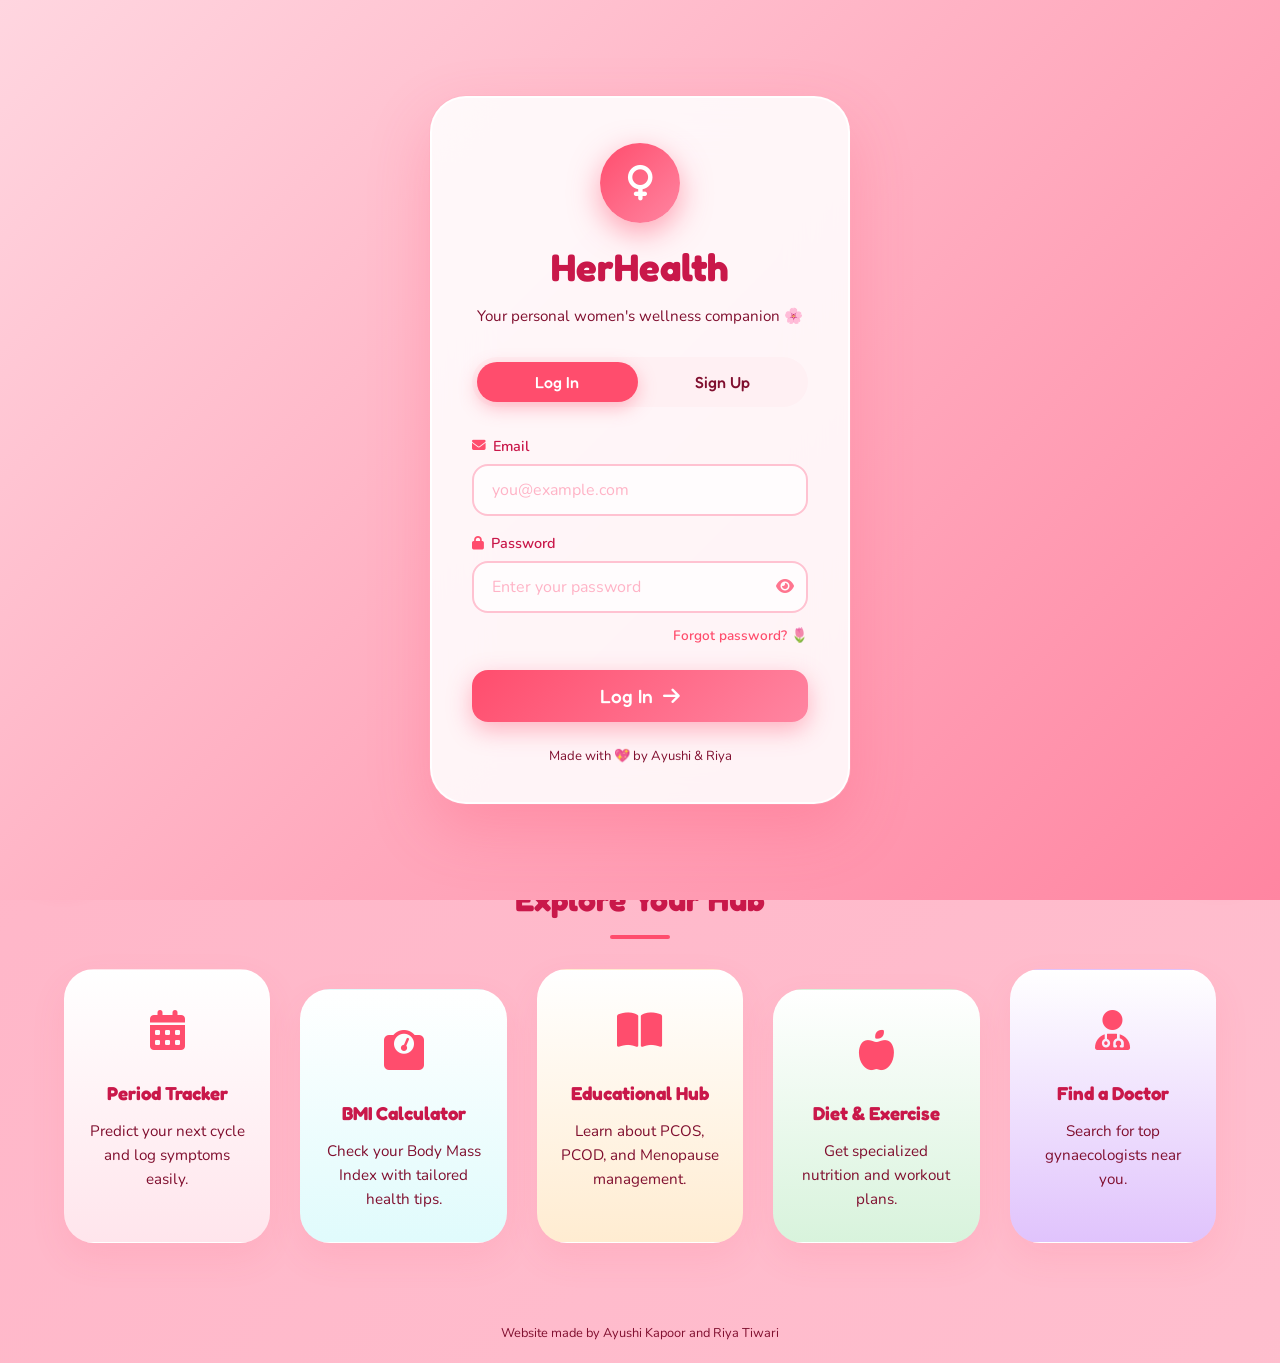
<file: index.html>
<!DOCTYPE html>
<html lang="en">
<head>
    <meta charset="UTF-8">
    <meta name="viewport" content="width=device-width, initial-scale=1.0">
    <title>HerHealth - Women's Health Hub</title>
    <link href="https://fonts.googleapis.com/css2?family=Fredoka:wght@400;500;600;700&family=Nunito:wght@400;600;700;800&display=swap" rel="stylesheet">
    <link rel="stylesheet" href="https://cdnjs.cloudflare.com/ajax/libs/font-awesome/6.4.0/css/all.min.css">
    <link rel="stylesheet" href="style.css">
</head>
<body class="login-active">
    <!-- ===== LOGIN PAGE OVERLAY ===== -->
    <div id="login-overlay" class="login-overlay">
        <!-- Floating hearts background -->
        <div class="login-bg-shapes">
            <span>🌸</span><span>💕</span><span>✨</span><span>🌷</span>
            <span>💖</span><span>🌸</span><span>💗</span><span>✨</span>
            <span>🌺</span><span>💓</span>
        </div>

        <div class="login-card">
            <!-- Logo / Brand -->
            <div class="login-brand">
                <div class="login-logo-circle">
                    <i class="fa-solid fa-venus"></i>
                </div>
                <h1 class="login-title">HerHealth</h1>
                <p class="login-subtitle">Your personal women's wellness companion 🌸</p>
            </div>

            <!-- Tabs: Login / Sign Up -->
            <div class="auth-tabs">
                <button class="auth-tab active" id="tab-login" onclick="switchAuthTab('login')">Log In</button>
                <button class="auth-tab" id="tab-signup" onclick="switchAuthTab('signup')">Sign Up</button>
            </div>

            <!-- LOGIN FORM -->
            <form id="login-form" class="auth-form" onsubmit="handleLogin(event)">
                <div class="login-input-group">
                    <label for="login-email"><i class="fa-solid fa-envelope"></i> Email</label>
                    <input type="email" id="login-email" placeholder="you@example.com" required>
                </div>
                <div class="login-input-group">
                    <label for="login-password"><i class="fa-solid fa-lock"></i> Password</label>
                    <div class="password-wrapper">
                        <input type="password" id="login-password" placeholder="Enter your password" required>
                        <button type="button" class="toggle-pw" onclick="togglePassword('login-password', this)"><i class="fa-solid fa-eye"></i></button>
                    </div>
                </div>
                <p class="forgot-link"><a href="#">Forgot password? 🌷</a></p>
                <button type="submit" class="login-btn">Log In <i class="fa-solid fa-arrow-right"></i></button>
                <div id="login-error" class="auth-error hidden">Hmm, check your email and password! 💕</div>
            </form>

            <!-- SIGN UP FORM -->
            <form id="signup-form" class="auth-form hidden" onsubmit="handleSignUp(event)">
                <div class="login-input-group">
                    <label for="signup-name"><i class="fa-solid fa-user"></i> Name</label>
                    <input type="text" id="signup-name" placeholder="Your lovely name" required>
                </div>
                <div class="login-input-group">
                    <label for="signup-email"><i class="fa-solid fa-envelope"></i> Email</label>
                    <input type="email" id="signup-email" placeholder="you@example.com" required>
                </div>
                <div class="login-input-group">
                    <label for="signup-password"><i class="fa-solid fa-lock"></i> Password</label>
                    <div class="password-wrapper">
                        <input type="password" id="signup-password" placeholder="Create a password" required>
                        <button type="button" class="toggle-pw" onclick="togglePassword('signup-password', this)"><i class="fa-solid fa-eye"></i></button>
                    </div>
                </div>
                <button type="submit" class="login-btn">Create Account <i class="fa-solid fa-sparkles"></i></button>
                <div id="signup-success" class="auth-success hidden">Welcome to HerHealth! 🎉</div>
            </form>

            <p class="login-footer-note">Made with 💖 by Ayushi & Riya</p>
        </div>
    </div>

    <!-- BACKGROUND ANIMATION BUBBLES -->
    <ul class="bg-bubbles">
        <li></li><li></li><li></li><li></li><li></li>
        <li></li><li></li><li></li><li></li><li></li>
    </ul>

    <!-- Navbar -->
    <nav class="navbar">
        <div class="nav-brand">
            <i class="fa-solid fa-venus"></i>
            <span>HerHealth</span>
        </div>
        <div class="nav-links" id="main-nav-links">
            <button class="nav-btn active" data-target="home-view"><i class="fa-solid fa-house"></i> Home</button>
            <button class="nav-btn" data-target="tracker-view"><i class="fa-solid fa-calendar-days"></i> Tracker</button>
            <button class="nav-btn" data-target="bmi-view"><i class="fa-solid fa-weight-scale"></i> BMI</button>
            <button class="nav-btn" data-target="learn-view"><i class="fa-solid fa-book-open"></i> Learn</button>
            <button class="nav-btn" data-target="plans-view"><i class="fa-solid fa-apple-whole"></i> Plans</button>
            <button class="nav-btn" data-target="quizzes-view"><i class="fa-solid fa-clipboard-question"></i> Quizzes</button>
            <button class="nav-btn" data-target="doctors-view"><i class="fa-solid fa-user-doctor"></i> Doctors</button>
            <a href="eat-by-phase.html" class="nav-btn" style="text-decoration:none;"><i class="fa-solid fa-utensils"></i> Diet by Phase</a>
            <a href="shop-for-her.html" class="nav-btn" style="text-decoration:none; color: var(--primary);"><i class="fa-solid fa-gift"></i> Shop</a>
        </div>
        <div class="nav-user-area" id="nav-user-area" style="display:none;">
            <div class="nav-avatar" id="nav-avatar"><i class="fa-solid fa-heart"></i></div>
            <span class="nav-username" id="nav-username">Hello!</span>
            <button class="logout-btn" onclick="handleLogout()"><i class="fa-solid fa-right-from-bracket"></i> Logout</button>
        </div>
        <button class="mobile-menu-btn"><i class="fa-solid fa-bars"></i></button>
    </nav>

    <!-- Main Content -->
    <main class="main-content">
        
        <!-- HOME VIEW -->
        <section id="home-view" class="view active-view fade-in">
            <div class="hero-section">
                <div class="hero-text">
                    <h1>Empowering Women's Health, <span>Every Day.</span></h1>
                    <p>Welcome to HerHealth. Track your cycle, calculate your BMI, learn about your body, and build healthier habits—all in one beautiful, private space.</p>
                    <div style="display: flex; gap: 15px;">
                        <button class="primary-btn" onclick="navigateTo('tracker-view')">Start Tracking</button>
                        <button class="primary-btn outline" onclick="navigateTo('learn-view')">Learn More</button>
                    </div>
                </div>
                <div class="hero-image">
                    <img src="hero-illustration.png" alt="Women's Health Illustration" class="floating-img">
                </div>
            </div>

            <div class="why-section card-panel" style="text-align: center; margin: 60px 0;">
                <h2 class="section-title">Why HerHealth?</h2>
                <p style="font-size: 1.1rem; max-width: 700px; margin: 0 auto; color: var(--text-muted);">
                    Your body goes through amazing changes every month. We built HerHealth to give you the tools and knowledge you need to understand your cycle, manage symptoms, and feel your absolute best. 
                </p>
            </div>

            <h2 class="section-title">Explore Your Hub</h2>
            <div class="features-grid" style="grid-template-columns: repeat(auto-fit, minmax(200px, 1fr)); gap: 30px;">
                <div class="feature-card" onclick="navigateTo('tracker-view')" style="background: linear-gradient(to bottom, #fff, #ffe5ec);">
                    <div class="card-icon"><i class="fa-solid fa-calendar-days"></i></div>
                    <h3>Period Tracker</h3>
                    <p>Predict your next cycle and log symptoms easily.</p>
                </div>
                <div class="feature-card card-stagger" onclick="navigateTo('bmi-view')" style="background: linear-gradient(to bottom, #fff, #e0fbfc);">
                    <div class="card-icon"><i class="fa-solid fa-weight-scale"></i></div>
                    <h3>BMI Calculator</h3>
                    <p>Check your Body Mass Index with tailored health tips.</p>
                </div>
                <div class="feature-card" onclick="navigateTo('learn-view')" style="background: linear-gradient(to bottom, #fff, #ffecd1);">
                    <div class="card-icon"><i class="fa-solid fa-book-open"></i></div>
                    <h3>Educational Hub</h3>
                    <p>Learn about PCOS, PCOD, and Menopause management.</p>
                </div>
                <div class="feature-card card-stagger" onclick="navigateTo('plans-view')" style="background: linear-gradient(to bottom, #fff, #d8f3dc);">
                    <div class="card-icon"><i class="fa-solid fa-apple-whole"></i></div>
                    <h3>Diet & Exercise</h3>
                    <p>Get specialized nutrition and workout plans.</p>
                </div>
                <div class="feature-card" onclick="navigateTo('doctors-view')" style="background: linear-gradient(to bottom, #fff, #e0c3fc);">
                    <div class="card-icon"><i class="fa-solid fa-user-doctor"></i></div>
                    <h3>Find a Doctor</h3>
                    <p>Search for top gynaecologists near you.</p>
                </div>
            </div>
        </section>

        <!-- TRACKER VIEW -->
        <section id="tracker-view" class="view fade-in hidden">
            <h2 class="section-title">Period Tracker</h2>
            <div class="tracker-container card-panel">
                <div class="tracker-info">
                    <h3 id="cycle-status">Your cycle predictions</h3>
                    <p id="last-period-record" class="muted-text hidden">Your last logged period was on: <strong id="last-period-display">--</strong></p>
                    <p id="next-period-text">Log your last period to get started.</p>
                    
                    <div class="log-form">
                        <label for="last-period-date">First day of last period:</label>
                        <input type="date" id="last-period-date">
                        
                        <label for="cycle-length">Average cycle length (days):</label>
                        <input type="number" id="cycle-length" value="28" min="20" max="45">
                        
                        <button class="primary-btn" id="save-period-btn">Save & Calculate</button>
                    </div>
                    
                    <div id="period-reminder" class="reminder-alert hidden">
                        <i class="fa-solid fa-bell"></i>
                        <span id="reminder-message">Your period is coming up soon! 🌸</span>
                    </div>
                </div>
                <div class="tracker-visual">
                    <div class="circle-progress">
                        <span id="days-left-number">--</span>
                        <span class="days-text">Days Left</span>
                    </div>
                </div>
            </div>
        </section>

        <!-- BMI VIEW -->
        <section id="bmi-view" class="view fade-in hidden">
            <h2 class="section-title">BMI Calculator</h2>
            <div class="bmi-container card-panel">
                <div class="bmi-inputs">
                    <div class="input-group">
                        <label>Select Gender:</label>
                        <div class="gender-selection">
                            <label class="gender-btn">
                                <input type="radio" name="gender" value="female" checked>
                                <span><i class="fa-solid fa-venus"></i> Female</span>
                            </label>
                            <label class="gender-btn">
                                <input type="radio" name="gender" value="male">
                                <span><i class="fa-solid fa-mars"></i> Male</span>
                            </label>
                        </div>
                    </div>
                    <div class="input-group">
                        <label>Height (cm): <span id="height-val">160</span></label>
                        <input type="range" id="height-input" min="100" max="220" value="160">
                    </div>
                    <div class="input-group">
                        <label>Weight (kg): <span id="weight-val">60</span></label>
                        <input type="range" id="weight-input" min="30" max="150" value="60">
                    </div>
                    <button class="primary-btn" id="calculate-bmi-btn">Calculate</button>
                </div>
                <div class="bmi-result-box hidden" id="bmi-result-box">
                    <h3 id="bmi-score">23.4</h3>
                    <h4 id="bmi-category" class="normal-weight">Normal Weight</h4>
                    <p id="bmi-tips">You are in a healthy weight range. Keep up the good work!</p>
                    <div id="bmi-diet-chart" class="diet-chart-container">
                        <!-- Diet chart injected via JS -->
                    </div>
                </div>
            </div>
        </section>

        <!-- LEARN VIEW -->
        <section id="learn-view" class="view fade-in hidden">
            <h2 class="section-title">Educational Hub</h2>
            <div class="learn-tabs">
                <button class="tab-btn active" data-tab="cycle">The Menstrual Cycle</button>
                <button class="tab-btn" data-tab="pcos">PCOS & PCOD</button>
                <button class="tab-btn" data-tab="menopause">Menopause</button>
                <button class="tab-btn" data-tab="endo">Endometriosis</button>
                <button class="tab-btn" data-tab="breast">Breast Health</button>
                <button class="tab-btn" data-tab="facts">Period Facts</button>

            </div>
            
            <div class="tab-content active" id="tab-cycle">
                <div class="article-card card-panel">
                    <h3 style="text-align: center;">The 4 Phases of the Menstrual Cycle</h3>
                    <p style="text-align: center; margin-bottom: 40px;">The menstrual cycle is a complex, delicate interplay of hormones designed to prepare the body for pregnancy. A typical cycle lasts 28 days but can range from 21 to 35 days.</p>
                    
                    <!-- VISUAL CYCLE DIAGRAM -->
                    <div class="cycle-wrapper">
                        <div class="cycle-center">
                            <span>28<br>Days</span>
                        </div>
                        <div class="cycle-node node-menstrual">
                            <i class="fa-solid fa-droplet"></i>
                            <span class="node-tooltip">Menstrual Phase (Days 1-5)<br>Estrogen & Progesterone drop. Uterine lining sheds.</span>
                        </div>
                        <div class="cycle-node node-follicular">
                            <i class="fa-solid fa-leaf"></i>
                            <span class="node-tooltip">Follicular Phase (Days 1-13)<br>FSH stimulates follicles. Estrogen rises. Energy increases.</span>
                        </div>
                        <div class="cycle-node node-ovulation">
                            <i class="fa-solid fa-certificate"></i>
                            <span class="node-tooltip">Ovulation (Day 14)<br>LH surge. Mature egg released. Most fertile window.</span>
                        </div>
                        <div class="cycle-node node-luteal">
                            <i class="fa-solid fa-moon"></i>
                            <span class="node-tooltip">Luteal Phase (Days 15-28)<br>Progesterone rises to thicken lining. PMS symptoms may occur.</span>
                        </div>
                    </div>
                    
                    <div class="phases-text-grid">
                        <div class="phase-detail">
                            <h4 style="color: #ff4d6d;"><i class="fa-solid fa-droplet"></i> 1. Menstrual Phase (Days 1-5)</h4>
                            <p>This is when your period occurs. The thickened uterine lining sheds if pregnancy has not occurred. Estrogen and progesterone levels drop. You might feel fatigued and experience cramps.</p>
                        </div>
                        <div class="phase-detail">
                            <h4 style="color: #4CAF50;"><i class="fa-solid fa-leaf"></i> 2. Follicular Phase (Days 1-13)</h4>
                            <p>Overlapping with your period, the pituitary gland releases FSH. This stimulates ovaries to produce follicles. Estrogen rises, which thickens the uterine lining. You usually feel more energetic.</p>
                        </div>
                        <div class="phase-detail">
                            <h4 style="color: #FF9800;"><i class="fa-solid fa-certificate"></i> 3. Ovulation Phase (Day 14)</h4>
                            <p>A surge in Luteinizing Hormone (LH) causes the dominant follicle to release a mature egg. This is your most fertile window. You may notice a slight rise in basal body temperature.</p>
                        </div>
                        <div class="phase-detail">
                            <h4 style="color: #9C27B0;"><i class="fa-solid fa-moon"></i> 4. Luteal Phase (Days 15-28)</h4>
                            <p>After releasing the egg, the follicle becomes the <em>corpus luteum</em>, pumping out progesterone. If unfertilized, hormones plunge, causing PMS symptoms, and a new cycle begins.</p>
                        </div>
                    </div>
                </div>
            </div>

            <div class="tab-content hidden" id="tab-facts">
                <div class="article-card card-panel">
                    <h3>Did You Know? Fascinating Period Facts</h3>
                    <ul style="line-height: 1.8;">
                        <li><strong>You don't lose as much blood as you think:</strong> The average blood loss during a period is only about 2 to 3 tablespoons (30-40ml), though it can look like more!</li>
                        <li><strong>Periods can affect your voice:</strong> Hormonal shifts can slightly alter the vocal cords. Female singers sometimes notice less vocal control in the days right before menstruation.</li>
                        <li><strong>Synchronized cycles are a myth:</strong> The idea that women living together get their periods at the same time (the McClintock effect) has been debunked by modern research. It's just statistical overlap!</li>
                        <li><strong>Cold weather can make it worse:</strong> Winter months can lead to longer, heavier, and more painful periods due to less sunlight and lower vitamin D levels, which affects mood and hormones.</li>
                        <li><strong>You are born with all your eggs:</strong> A female fetus has around 6 to 7 million eggs. By puberty, about 300,000 remain, and only about 300 to 400 are ever ovulated during a lifetime.</li>
                    </ul>
                </div>
            </div>

            <div class="tab-content hidden" id="tab-pcos">
                <div class="article-card card-panel">
                    <h3>Understanding PCOS and PCOD</h3>
                    <p><strong>Polycystic Ovary Syndrome (PCOS)</strong> is an endocrine and metabolic disorder that is more severe. <strong>Polycystic Ovarian Disease (PCOD)</strong> is a condition where ovaries produce many immature eggs which turn into cysts over time.</p>
                    <h4 style="color:var(--primary); margin-top:20px;">Detailed Symptoms:</h4>
                    <ul>
                        <li>Irregular or completely absent periods</li>
                        <li>Unexplained weight gain or difficulty losing weight</li>
                        <li>Hirsutism (excess facial and body hair)</li>
                        <li>Severe hormonal acne or oily skin</li>
                        <li>Thinning hair on the scalp</li>
                        <li>Insulin resistance (darkening of skin around the neck)</li>
                    </ul>
                    <h4 style="color:var(--primary); margin-top:20px;">Long-Term Risks & Management:</h4>
                    <p>If left unmanaged, PCOS can lead to type 2 diabetes, high blood pressure, and endometrial cancer. However, it is highly manageable. Key strategies include maintaining a low-glycemic diet, engaging in regular resistance training, and managing stress. Supplements like Myo-inositol are often recommended by doctors.</p>
                </div>
            </div>

            <div class="tab-content hidden" id="tab-menopause">
                <div class="article-card card-panel">
                    <h3>Navigating Menopause</h3>
                    <p>Menopause is a natural biological milestone marking the permanent end of menstrual cycles, officially diagnosed after 12 consecutive months without a period. It usually occurs between ages 45 and 55.</p>
                    <h4 style="color:var(--primary); margin-top:20px;">The Three Stages:</h4>
                    <ul>
                        <li><strong>Perimenopause:</strong> The transition phase leading up to menopause. It can start 8 to 10 years before menopause. Hormones fluctuate wildly, causing irregular periods.</li>
                        <li><strong>Menopause:</strong> The exact point in time when you have gone a full year without a period.</li>
                        <li><strong>Postmenopause:</strong> The years following menopause. Symptoms may ease, but lower estrogen increases the risk for osteoporosis and heart disease.</li>
                    </ul>
                    <h4 style="color:var(--primary); margin-top:20px;">Management Tips:</h4>
                    <p>Staying active with weight-bearing exercises protects bone density. Eating a diet rich in calcium and vitamin D is crucial. Dressing in breathable layers helps manage hot flashes. Hormone Replacement Therapy (HRT) may be an option for severe symptoms, but requires a doctor's consultation.</p>
                </div>
            </div>

            <div class="tab-content hidden" id="tab-endo">
                <div class="article-card card-panel">
                    <h3>Endometriosis & Uterine Fibroids</h3>
                    <p><strong>Endometriosis</strong> is a condition where tissue similar to the lining of the uterus grows outside it, causing severe pain and potential fertility issues. <strong>Uterine Fibroids</strong> are noncancerous growths of the uterus that often appear during childbearing years.</p>
                    <h4 style="color:var(--primary); margin-top:20px;">Common Symptoms:</h4>
                    <ul>
                        <li>Painful periods (dysmenorrhea) and pelvic pain</li>
                        <li>Pain during or after intercourse</li>
                        <li>Pain with bowel movements or urination</li>
                        <li>Excessive bleeding or bleeding between periods</li>
                        <li>Infertility in some cases of endometriosis</li>
                    </ul>
                    <h4 style="color:var(--primary); margin-top:20px;">When to See a Doctor:</h4>
                    <p>If you experience pelvic pain that interferes with your daily life, or if your periods have become significantly heavier or more painful, consult a gynaecologist. Early diagnosis is key to managing symptoms and preventing complications.</p>
                </div>
            </div>

            <div class="tab-content hidden" id="tab-breast">
                <div class="article-card card-panel">
                    <h3>Breast Health & Awareness</h3>
                    <p>Breast health is a vital part of overall wellness. Being "breast aware" means knowing how your breasts normally look and feel so you can notice any changes early.</p>
                    <h4 style="color:var(--primary); margin-top:20px;">Self-Examination Tips (Monthly):</h4>
                    <ul>
                        <li><strong>Look:</strong> In front of a mirror, check for changes in size, shape, or skin texture.</li>
                        <li><strong>Feel:</strong> Use the pads of your fingers in a circular motion to check for lumps or thickening.</li>
                        <li><strong>Coverage:</strong> Ensure you check the entire breast area, including up to the collarbone and into the armpits.</li>
                    </ul>
                    <h4 style="color:var(--primary); margin-top:20px;">Warning Signs:</h4>
                    <p>Look out for new lumps, persistent pain, skin dimpling (like an orange peel), nipple discharge, or changes in the nipple (like pulling inward). Most lumps are not cancerous, but all should be checked by a professional immediately.</p>
                </div>
            </div>
        </section>

        <!-- PLANS VIEW -->
        <section id="plans-view" class="view fade-in hidden">
            <h2 class="section-title">Diet & Exercise Plans</h2>
            <div class="plans-grid">
                <div class="plan-card card-panel">
                    <div class="plan-img-wrapper">
                        <img src="diet-plan.png" alt="Healthy Diet" class="plan-img zoom-hover">
                    </div>
                    <div class="plan-header bg-gradient-1">
                        <h3>Hormone Balance Diet</h3>
                    </div>
                    <div class="plan-body">
                        <ul class="meal-plan-list">
                            <li>
                                <strong>Monday</strong>
                                <div class="meal-details">
                                    <p><span>Breakfast:</span> Poha & Moong Dal Chilla</p>
                                    <p><span>Lunch:</span> Dal Tadka, Mixed Sabzi, 1 Roti</p>
                                    <p><span>Snacks:</span> Roasted Makhana</p>
                                    <p><span>Dinner:</span> Light Veg Soup & Salad</p>
                                </div>
                            </li>
                            <li>
                                <strong>Tuesday</strong>
                                <div class="meal-details">
                                    <p><span>Breakfast:</span> Oats Idli & Coconut Chutney</p>
                                    <p><span>Lunch:</span> Paneer Tikka & Green Salad</p>
                                    <p><span>Snacks:</span> Green Tea & Almonds</p>
                                    <p><span>Dinner:</span> Sautéed Veggies & Grilled Tofu</p>
                                </div>
                            </li>
                            <li>
                                <strong>Wednesday</strong>
                                <div class="meal-details">
                                    <p><span>Breakfast:</span> Besan Chilla & Mint Chutney</p>
                                    <p><span>Lunch:</span> Rajma, 1 Roti, Cucumber Salad</p>
                                    <p><span>Snacks:</span> 1 Apple & Peanut Butter</p>
                                    <p><span>Dinner:</span> Bottle Gourd (Lauki) & 1 Roti</p>
                                </div>
                            </li>
                            <li>
                                <strong>Thursday</strong>
                                <div class="meal-details">
                                    <p><span>Breakfast:</span> Curd with Mixed Fruits</p>
                                    <p><span>Lunch:</span> Soya Chunk Curry & Brown Rice</p>
                                    <p><span>Snacks:</span> Roasted Chana</p>
                                    <p><span>Dinner:</span> Mixed Dal & Stir-fried Spinach</p>
                                </div>
                            </li>
                            <li>
                                <strong>Friday</strong>
                                <div class="meal-details">
                                    <p><span>Breakfast:</span> Upma with Mixed Veggies</p>
                                    <p><span>Lunch:</span> Chicken/Paneer Stir-fry</p>
                                    <p><span>Snacks:</span> Coconut Water</p>
                                    <p><span>Dinner:</span> Masala Oats</p>
                                </div>
                            </li>
                            <li>
                                <strong>Saturday</strong>
                                <div class="meal-details">
                                    <p><span>Breakfast:</span> Egg/Paneer Bhurji & Multigrain Roti</p>
                                    <p><span>Lunch:</span> Mixed Veg Pulao with Raita</p>
                                    <p><span>Snacks:</span> Boiled Sweet Potato Chaat</p>
                                    <p><span>Dinner:</span> Light Moong Dal & 1 Roti</p>
                                </div>
                            </li>
                            <li>
                                <strong>Sunday</strong>
                                <div class="meal-details">
                                    <p><span>All Day:</span> 🍩 Cheat Day! Enjoy your favorite treats mindfully.</p>
                                </div>
                            </li>
                        </ul>
                    </div>
                </div>
                <div class="plan-card card-panel">
                    <div class="plan-img-wrapper">
                        <img src="yoga-fitness.png" alt="Yoga Fitness" class="plan-img zoom-hover">
                    </div>
                    <div class="plan-header bg-gradient-2">
                        <h3>PCOS Friendly Workout</h3>
                    </div>
                    <div class="plan-body">
                        <ul>
                            <li><strong>Monday:</strong> 30 mins Low-impact Strength Training</li>
                            <li><strong>Tuesday:</strong> 45 mins Brisk Walking</li>
                            <li><strong>Wednesday:</strong> 40 mins Pilates (Core Focus)</li>
                            <li><strong>Thursday:</strong> Active Rest (Stretching / Light Yoga)</li>
                            <li><strong>Friday:</strong> 30 mins Full Body Resistance Bands</li>
                            <li><strong>Saturday:</strong> 45 mins Cycling or Swimming</li>
                            <li><strong>Sunday:</strong> 🛌 Rest Day (Cheat Day)</li>
                        </ul>
                    </div>
                </div>
            </div>
        </section>

        <!-- QUIZZES VIEW -->
        <section id="quizzes-view" class="view fade-in hidden">
            <h2 class="section-title">Health Quizzes</h2>
            <div class="quiz-container card-panel" id="quiz-start">
                <h3>Do You Know Your Cycle?</h3>
                <p>Test your knowledge about women's health and the menstrual cycle.</p>
                <button class="primary-btn" id="start-quiz-btn">Start Quiz</button>
            </div>
            
            <div class="quiz-container card-panel hidden" id="quiz-active">
                <h4 id="question-text">Question 1/3</h4>
                <div class="quiz-options" id="quiz-options">
                    <!-- Buttons injected via JS -->
                </div>
            </div>
            
            <div class="quiz-container card-panel hidden" id="quiz-result">
                <h3>Quiz Complete!</h3>
                <p>You scored <span id="quiz-score">0</span> out of 3.</p>
                <button class="primary-btn outline" id="restart-quiz-btn">Restart Quiz</button>
            </div>
        </section>

        <!-- DOCTORS VIEW -->
        <section id="doctors-view" class="view fade-in hidden">
            <h2 class="section-title">Find a Gynaecologist</h2>
            <div class="doctor-search-container card-panel">
                <p style="text-align: center; margin-bottom: 20px;">Enter your city to find top-rated gynaecologists near you.</p>
                <div class="search-bar">
                    <i class="fa-solid fa-location-dot"></i>
                    <input type="text" id="location-input" placeholder="e.g. Delhi, Mumbai, Bangalore...">
                    <button class="primary-btn" id="search-doctor-btn">Search</button>
                </div>
            </div>
            
            <div id="doctor-results" class="doctor-grid hidden" style="margin-bottom: 40px;">
                <!-- Doctor cards will be injected here via JS -->
            </div>

            <div id="featured-doctors">
                <h3 style="text-align: center; margin: 40px 0 20px; color: var(--primary-dark);">Top Featured Gynaecologists</h3>
                <div class="doctor-grid">
                    <div class="doctor-card">
                        <div class="doctor-header">
                            <div class="doc-avatar"><i class="fa-solid fa-user-doctor"></i></div>
                            <div>
                                <h3>Dr. Anjali Sharma</h3>
                                <p style="color:var(--primary-dark); font-size:0.85rem; margin-top:2px;"><strong>Experience:</strong> 15 Years</p>
                            </div>
                        </div>
                        <p><i class="fa-solid fa-location-dot"></i> Connaught Place, New Delhi</p>
                        <p><i class="fa-solid fa-phone"></i> +91 98765 43210</p>
                    </div>
                    <div class="doctor-card">
                        <div class="doctor-header">
                            <div class="doc-avatar"><i class="fa-solid fa-user-doctor"></i></div>
                            <div>
                                <h3>Dr. Sneha Patil</h3>
                                <p style="color:var(--primary-dark); font-size:0.85rem; margin-top:2px;"><strong>Experience:</strong> 12 Years</p>
                            </div>
                        </div>
                        <p><i class="fa-solid fa-location-dot"></i> Bandra West, Mumbai</p>
                        <p><i class="fa-solid fa-phone"></i> +91 91234 56789</p>
                    </div>
                    <div class="doctor-card">
                        <div class="doctor-header">
                            <div class="doc-avatar"><i class="fa-solid fa-user-doctor"></i></div>
                            <div>
                                <h3>Dr. Priya Reddy</h3>
                                <p style="color:var(--primary-dark); font-size:0.85rem; margin-top:2px;"><strong>Experience:</strong> 8 Years</p>
                            </div>
                        </div>
                        <p><i class="fa-solid fa-location-dot"></i> Indiranagar, Bangalore</p>
                        <p><i class="fa-solid fa-phone"></i> +91 98888 77777</p>
                    </div>
                    <div class="doctor-card">
                        <div class="doctor-header">
                            <div class="doc-avatar"><i class="fa-solid fa-user-doctor"></i></div>
                            <div>
                                <h3>Dr. Meena Iyer</h3>
                                <p style="color:var(--primary-dark); font-size:0.85rem; margin-top:2px;"><strong>Experience:</strong> 25 Years</p>
                            </div>
                        </div>
                        <p><i class="fa-solid fa-location-dot"></i> Adyar, Chennai</p>
                        <p><i class="fa-solid fa-phone"></i> +91 94444 33333</p>
                    </div>
                    <div class="doctor-card">
                        <div class="doctor-header">
                            <div class="doc-avatar"><i class="fa-solid fa-user-doctor"></i></div>
                            <div>
                                <h3>Dr. Suman Rao</h3>
                                <p style="color:var(--primary-dark); font-size:0.85rem; margin-top:2px;"><strong>Experience:</strong> 18 Years</p>
                            </div>
                        </div>
                        <p><i class="fa-solid fa-location-dot"></i> Banjara Hills, Hyderabad</p>
                        <p><i class="fa-solid fa-phone"></i> +91 93333 22222</p>
                    </div>
                </div>
            </div>
        </section>



    </main>

    <footer class="site-footer">
        Website made by Ayushi Kapoor and Riya Tiwari
    </footer>

    <!-- FLOATING ACTION BUTTONS -->
    <div class="fab-container">
        <button class="fab-main" onclick="window.scrollTo({top: 0, behavior: 'smooth'});"><i class="fa-solid fa-arrow-up"></i></button>
        <div class="fab-options">
            <button class="fab-btn" onclick="navigateTo('tracker-view')" data-tooltip="Log Period"><i class="fa-solid fa-droplet"></i></button>
            <button class="fab-btn" onclick="navigateTo('bmi-view')" data-tooltip="Calculate BMI"><i class="fa-solid fa-weight-scale"></i></button>
            <button class="fab-btn" onclick="navigateTo('quizzes-view')" data-tooltip="Take Quiz"><i class="fa-solid fa-clipboard-question"></i></button>
        </div>
    </div>

    <!-- ===== CHATBOT WIDGET ===== -->
    <div id="chatbot-widget" class="chatbot-widget">
        <!-- Toggle button -->
        <button class="chatbot-toggle" id="chatbot-toggle-btn" onclick="toggleChatbot()" aria-label="Open chat">
            <img src="chatbot-avatar.png" alt="HerBot" class="chatbot-toggle-img">
            <span class="chatbot-badge" id="chatbot-badge">1</span>
        </button>

        <!-- Chat window -->
        <div class="chatbot-window" id="chatbot-window">
            <div class="chatbot-header">
                <div class="chatbot-header-left">
                    <img src="chatbot-avatar.png" alt="HerBot" class="chatbot-header-img">
                    <div>
                        <h4>HerBot 💖</h4>
                        <span class="chatbot-online">● Online</span>
                    </div>
                </div>
                <button class="chatbot-close-btn" onclick="toggleChatbot()"><i class="fa-solid fa-xmark"></i></button>
            </div>

            <div class="chatbot-messages" id="chatbot-messages">
                <!-- Messages injected by JS -->
            </div>

            <div class="chatbot-suggestions" id="chatbot-suggestions">
                <!-- Quick-reply chips injected by JS -->
            </div>

            <div class="chatbot-input-row">
                <input type="text" id="chatbot-input" placeholder="Ask me anything 🌸" onkeydown="if(event.key==='Enter')sendChatMessage()">
                <button class="chatbot-send-btn" onclick="sendChatMessage()"><i class="fa-solid fa-paper-plane"></i></button>
            </div>
        </div>
    </div>

    <script src="app.js"></script>
</body>
</html>
</file>
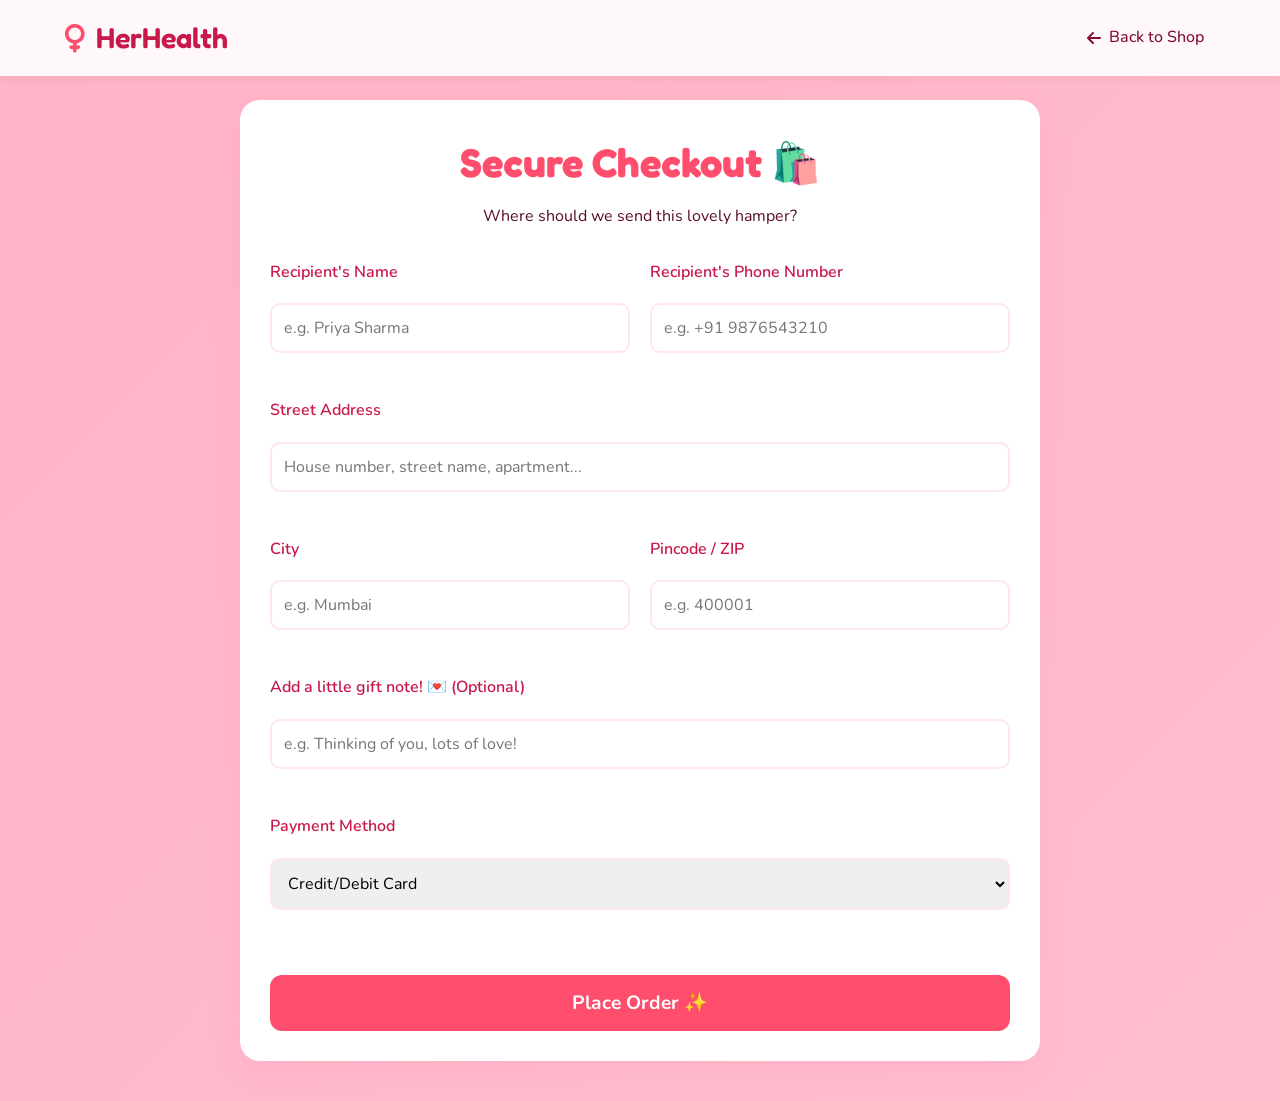
<file: checkout.html>
<!DOCTYPE html>
<html lang="en">
<head>
    <meta charset="UTF-8">
    <meta name="viewport" content="width=device-width, initial-scale=1.0">
    <title>Checkout - HerHealth</title>
    <link href="https://fonts.googleapis.com/css2?family=Fredoka:wght@400;500;600;700&family=Nunito:wght@400;600;700;800&display=swap" rel="stylesheet">
    <link rel="stylesheet" href="https://cdnjs.cloudflare.com/ajax/libs/font-awesome/6.4.0/css/all.min.css">
    <link rel="stylesheet" href="style.css">
    <style>
        .checkout-container {
            max-width: 800px;
            margin: 100px auto 40px;
            padding: 30px;
            background: white;
            border-radius: 20px;
            box-shadow: 0 10px 30px rgba(255, 107, 158, 0.1);
            position: relative;
        }
        .checkout-header {
            text-align: center;
            margin-bottom: 30px;
        }
        .checkout-header h1 {
            font-size: 2.5rem;
            color: var(--primary);
            font-family: 'Fredoka', sans-serif;
            margin-bottom: 10px;
        }
        .checkout-form {
            display: grid;
            gap: 20px;
        }
        .input-group {
            display: flex;
            flex-direction: column;
            gap: 8px;
        }
        .input-group label {
            font-weight: 600;
            color: var(--primary-dark);
        }
        .input-group input, .input-group select {
            padding: 12px;
            border: 2px solid #ffe5ec;
            border-radius: 10px;
            font-family: 'Nunito', sans-serif;
            font-size: 1rem;
            outline: none;
            transition: border-color 0.3s;
        }
        .input-group input:focus, .input-group select:focus {
            border-color: var(--primary);
        }
        .row {
            display: grid;
            grid-template-columns: 1fr 1fr;
            gap: 20px;
        }
        .place-order-btn {
            background: var(--primary);
            color: white;
            border: none;
            padding: 15px;
            border-radius: 12px;
            font-family: 'Nunito', sans-serif;
            font-weight: 700;
            font-size: 1.2rem;
            cursor: pointer;
            transition: all 0.3s ease;
            margin-top: 20px;
        }
        .place-order-btn:hover {
            background: var(--primary-dark);
            transform: translateY(-2px);
            box-shadow: 0 5px 15px rgba(255, 107, 158, 0.4);
        }

        /* Success Modal */
        .success-overlay {
            position: fixed;
            top: 0;
            left: 0;
            width: 100%;
            height: 100%;
            background: rgba(0,0,0,0.5);
            display: flex;
            justify-content: center;
            align-items: center;
            z-index: 1000;
            opacity: 0;
            visibility: hidden;
            transition: all 0.3s ease;
        }
        .success-overlay.show {
            opacity: 1;
            visibility: visible;
        }
        .success-modal {
            background: white;
            padding: 40px;
            border-radius: 20px;
            text-align: center;
            max-width: 400px;
            transform: scale(0.8);
            transition: all 0.3s ease;
            box-shadow: 0 20px 40px rgba(0,0,0,0.2);
        }
        .success-overlay.show .success-modal {
            transform: scale(1);
        }
        .success-icon {
            font-size: 4rem;
            color: #4CAF50;
            margin-bottom: 20px;
            animation: bounceIn 0.8s cubic-bezier(0.68, -0.55, 0.265, 1.55);
        }
        @keyframes bounceIn {
            0% { transform: scale(0); }
            50% { transform: scale(1.2); }
            100% { transform: scale(1); }
        }
        .success-modal h2 {
            color: var(--primary-dark);
            font-family: 'Fredoka', sans-serif;
            margin-bottom: 10px;
        }
        .success-modal p {
            color: var(--text-muted);
            margin-bottom: 25px;
        }
        .back-btn {
            background: #ffe5ec;
            color: var(--primary-dark);
            border: none;
            padding: 10px 20px;
            border-radius: 8px;
            font-weight: 700;
            cursor: pointer;
            text-decoration: none;
            display: inline-block;
            transition: background 0.3s;
        }
        .back-btn:hover {
            background: #ffc2d1;
        }
        
        @media (max-width: 600px) {
            .row {
                grid-template-columns: 1fr;
            }
        }
    </style>
</head>
<body>
    <nav class="navbar">
        <div class="nav-brand" onclick="window.location.href='index.html'" style="cursor:pointer;">
            <i class="fa-solid fa-venus"></i>
            <span>HerHealth</span>
        </div>
        <div class="nav-links">
            <a href="shop-for-her.html" class="nav-btn" style="text-decoration:none;"><i class="fa-solid fa-arrow-left"></i> Back to Shop</a>
        </div>
    </nav>

    <div class="checkout-container fade-in">
        <div class="checkout-header">
            <h1>Secure Checkout 🛍️</h1>
            <p>Where should we send this lovely hamper?</p>
        </div>

        <form class="checkout-form" id="checkout-form" onsubmit="handleCheckout(event)">
            <div class="row">
                <div class="input-group">
                    <label>Recipient's Name</label>
                    <input type="text" placeholder="e.g. Priya Sharma" required>
                </div>
                <div class="input-group">
                    <label>Recipient's Phone Number</label>
                    <input type="tel" placeholder="e.g. +91 9876543210" required>
                </div>
            </div>

            <div class="input-group">
                <label>Street Address</label>
                <input type="text" placeholder="House number, street name, apartment..." required>
            </div>

            <div class="row">
                <div class="input-group">
                    <label>City</label>
                    <input type="text" placeholder="e.g. Mumbai" required>
                </div>
                <div class="input-group">
                    <label>Pincode / ZIP</label>
                    <input type="text" placeholder="e.g. 400001" required>
                </div>
            </div>

            <div class="input-group">
                <label>Add a little gift note! 💌 (Optional)</label>
                <input type="text" placeholder="e.g. Thinking of you, lots of love!">
            </div>

            <div class="input-group">
                <label>Payment Method</label>
                <select>
                    <option>Credit/Debit Card</option>
                    <option>UPI / Google Pay</option>
                    <option>Cash on Delivery</option>
                </select>
            </div>

            <button type="submit" class="place-order-btn">Place Order ✨</button>
        </form>
    </div>

    <!-- Success Modal -->
    <div class="success-overlay" id="success-overlay">
        <div class="success-modal">
            <div class="success-icon"><i class="fa-solid fa-circle-check"></i></div>
            <h2>Order Placed! 🎉</h2>
            <p>Your beautiful hamper is on its way. We'll send you a tracking link shortly.</p>
            <a href="shop-for-her.html" class="back-btn">Keep Shopping</a>
        </div>
    </div>

    <!-- Floating hearts animation script -->
    <script>
        function handleCheckout(e) {
            e.preventDefault();
            // Show the success modal
            document.getElementById('success-overlay').classList.add('show');
            
            // Generate some floating hearts
            for(let i=0; i<15; i++) {
                createHeart();
            }
        }

        function createHeart() {
            const heart = document.createElement('div');
            heart.innerHTML = '💖';
            heart.style.position = 'fixed';
            heart.style.fontSize = Math.random() * 20 + 10 + 'px';
            heart.style.left = Math.random() * 100 + 'vw';
            heart.style.top = '100vh';
            heart.style.zIndex = '9999';
            heart.style.transition = 'transform 3s ease-out, top 3s ease-out, opacity 3s';
            heart.style.opacity = '1';
            
            document.body.appendChild(heart);
            
            setTimeout(() => {
                heart.style.top = '-10vh';
                heart.style.transform = `translateX(${Math.random() * 100 - 50}px) rotate(${Math.random() * 360}deg)`;
                heart.style.opacity = '0';
            }, 50);
            
            setTimeout(() => {
                heart.remove();
            }, 3000);
        }
    </script>
</body>
</html>
</file>
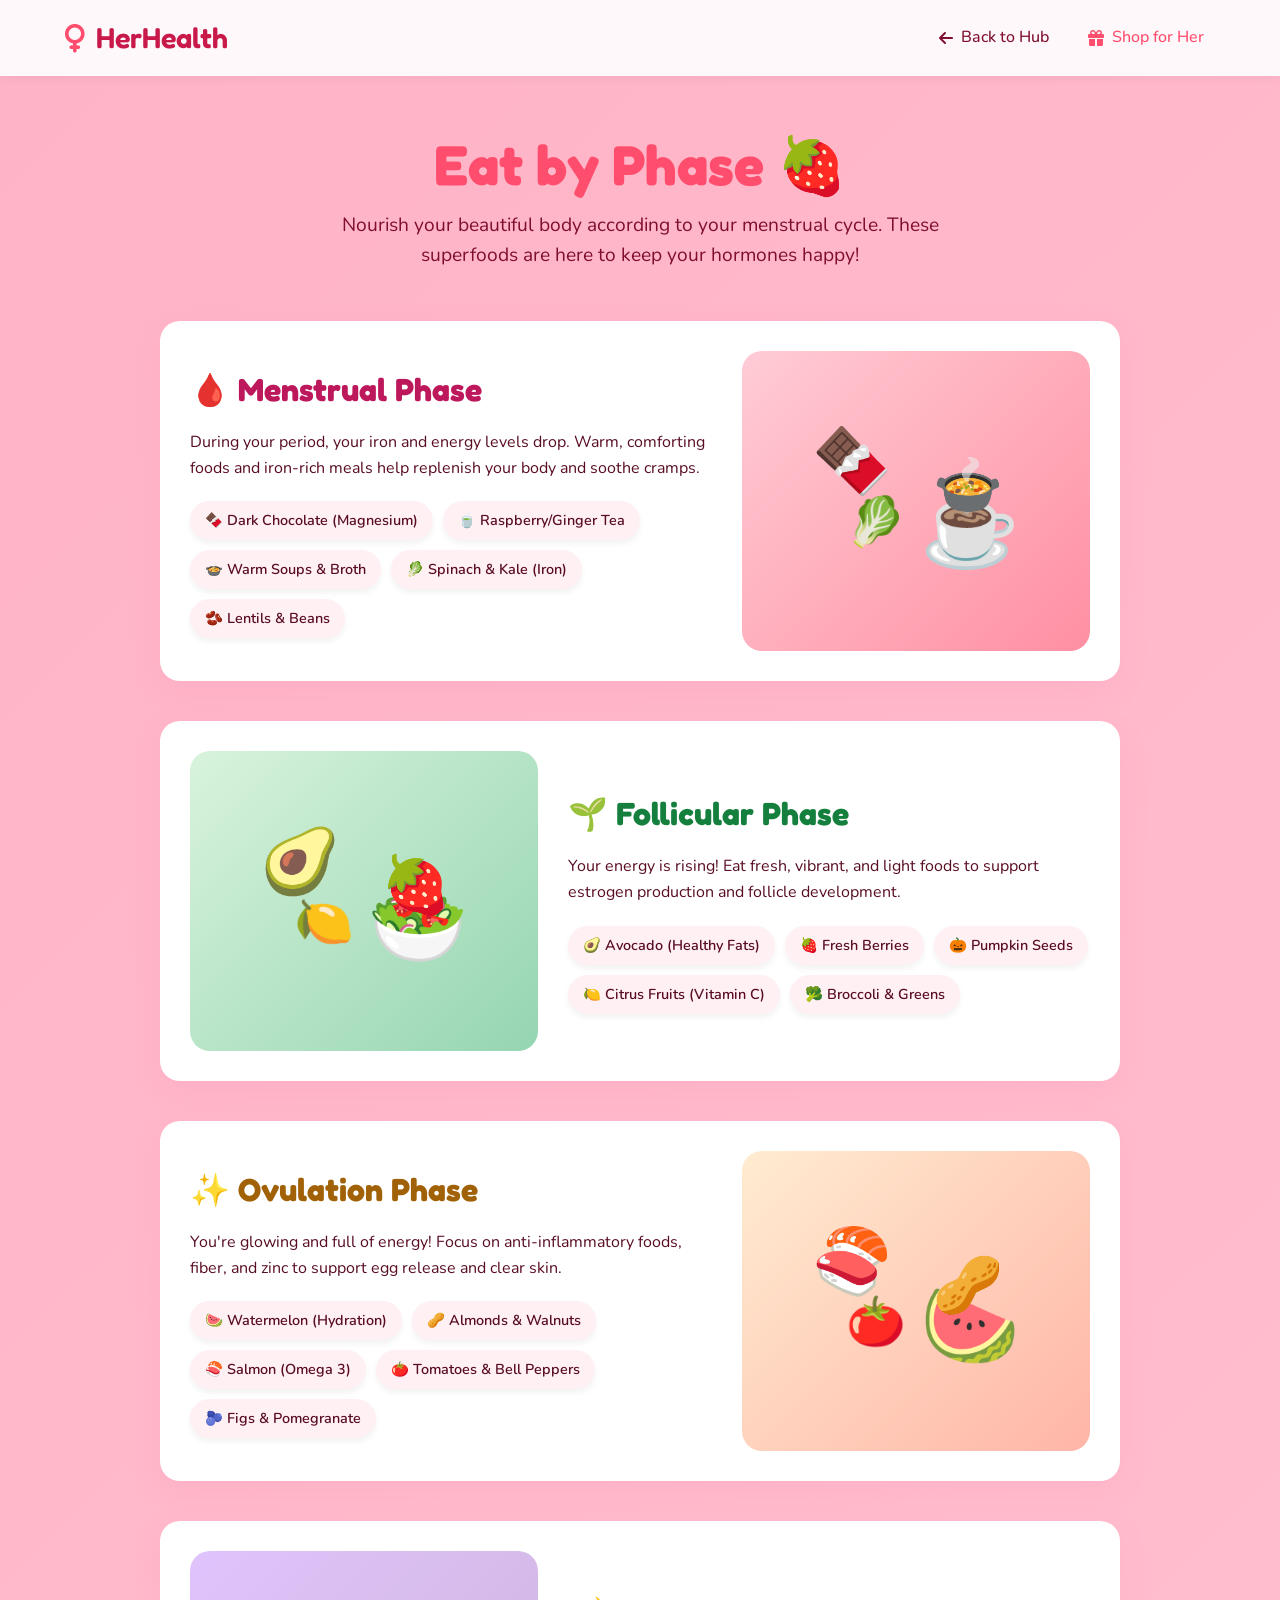
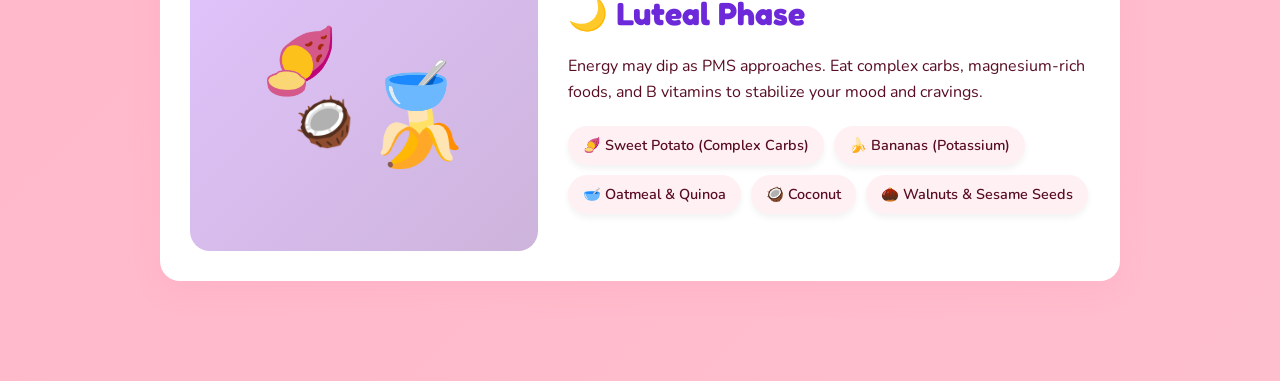
<file: eat-by-phase.html>
<!DOCTYPE html>
<html lang="en">
<head>
    <meta charset="UTF-8">
    <meta name="viewport" content="width=device-width, initial-scale=1.0">
    <title>Eat by Phase - HerHealth</title>
    <link href="https://fonts.googleapis.com/css2?family=Fredoka:wght@400;500;600;700&family=Nunito:wght@400;600;700;800&display=swap" rel="stylesheet">
    <link rel="stylesheet" href="https://cdnjs.cloudflare.com/ajax/libs/font-awesome/6.4.0/css/all.min.css">
    <link rel="stylesheet" href="style.css">
    <style>
        .phase-container {
            max-width: 1000px;
            margin: 100px auto 40px;
            padding: 20px;
        }
        .phase-card {
            background: white;
            border-radius: 20px;
            padding: 30px;
            margin-bottom: 40px;
            box-shadow: 0 10px 30px rgba(255, 107, 158, 0.1);
            display: flex;
            align-items: center;
            gap: 30px;
            transition: transform 0.3s ease;
            position: relative;
            overflow: hidden;
        }
        .phase-card:hover {
            transform: translateY(-5px);
        }
        .phase-card:nth-child(even) {
            flex-direction: row-reverse;
        }
        .phase-img-box {
            flex: 1;
            min-width: 300px;
            height: 300px;
            border-radius: 20px;
            display: flex;
            justify-content: center;
            align-items: center;
            position: relative;
        }
        .phase-content {
            flex: 1.5;
        }
        .phase-title {
            font-size: 2rem;
            color: var(--primary-dark);
            margin-bottom: 15px;
            font-family: 'Fredoka', sans-serif;
        }
        .food-tags {
            display: flex;
            flex-wrap: wrap;
            gap: 10px;
            margin-top: 20px;
        }
        .food-tag {
            background: var(--bg-color);
            color: var(--text-color);
            padding: 8px 15px;
            border-radius: 20px;
            font-weight: 600;
            font-size: 0.9rem;
            display: flex;
            align-items: center;
            gap: 5px;
            box-shadow: 0 4px 6px rgba(0,0,0,0.05);
            animation: floatTag 3s ease-in-out infinite alternate;
        }
        @keyframes floatTag {
            0% { transform: translateY(0); }
            100% { transform: translateY(-5px); }
        }
        .emoji-art {
            position: absolute;
            animation: bounceEmoji 2s infinite alternate;
        }
        .emoji-art.e1 { top: 20%; left: 20%; animation-delay: 0s; font-size: 4rem;}
        .emoji-art.e2 { bottom: 20%; right: 20%; animation-delay: 0.5s; font-size: 5rem;}
        .emoji-art.e3 { top: 30%; right: 25%; animation-delay: 1s; font-size: 3.5rem;}
        .emoji-art.e4 { bottom: 30%; left: 30%; animation-delay: 1.5s; font-size: 3rem;}
        @keyframes bounceEmoji {
            0% { transform: scale(1) translateY(0); }
            100% { transform: scale(1.1) translateY(-10px); }
        }
        /* Specific colors */
        .menstrual-box { background: linear-gradient(135deg, #ffccd5, #ff8fa3); }
        .follicular-box { background: linear-gradient(135deg, #d8f3dc, #95d5b2); }
        .ovulation-box { background: linear-gradient(135deg, #ffecd1, #ffb5a7); }
        .luteal-box { background: linear-gradient(135deg, #e0c3fc, #cdb4db); }
    </style>
</head>
<body>
    <nav class="navbar">
        <div class="nav-brand" onclick="window.location.href='index.html'" style="cursor:pointer;">
            <i class="fa-solid fa-venus"></i>
            <span>HerHealth</span>
        </div>
        <div class="nav-links">
            <a href="index.html" class="nav-btn" style="text-decoration:none;"><i class="fa-solid fa-arrow-left"></i> Back to Hub</a>
            <a href="shop-for-her.html" class="nav-btn" style="text-decoration:none; color: var(--primary);"><i class="fa-solid fa-gift"></i> Shop for Her</a>
        </div>
    </nav>

    <div class="phase-container fade-in">
        <div style="text-align: center; margin-bottom: 50px;">
            <h1 style="font-size: 3.5rem; color: var(--primary); font-family: 'Fredoka', sans-serif;">Eat by Phase 🍓</h1>
            <p style="font-size: 1.2rem; color: var(--text-muted); max-width: 600px; margin: 0 auto;">Nourish your beautiful body according to your menstrual cycle. These superfoods are here to keep your hormones happy!</p>
        </div>

        <!-- Menstrual Phase -->
        <div class="phase-card">
            <div class="phase-img-box menstrual-box">
                <div class="emoji-art e1">🍫</div>
                <div class="emoji-art e2">☕</div>
                <div class="emoji-art e3">🍲</div>
                <div class="emoji-art e4">🥬</div>
            </div>
            <div class="phase-content">
                <h2 class="phase-title" style="color: #be185d;">🩸 Menstrual Phase</h2>
                <p>During your period, your iron and energy levels drop. Warm, comforting foods and iron-rich meals help replenish your body and soothe cramps.</p>
                <div class="food-tags">
                    <span class="food-tag" style="animation-delay: 0.1s;">🍫 Dark Chocolate (Magnesium)</span>
                    <span class="food-tag" style="animation-delay: 0.2s;">🍵 Raspberry/Ginger Tea</span>
                    <span class="food-tag" style="animation-delay: 0.3s;">🍲 Warm Soups & Broth</span>
                    <span class="food-tag" style="animation-delay: 0.4s;">🥬 Spinach & Kale (Iron)</span>
                    <span class="food-tag" style="animation-delay: 0.5s;">🫘 Lentils & Beans</span>
                </div>
            </div>
        </div>

        <!-- Follicular Phase -->
        <div class="phase-card">
            <div class="phase-img-box follicular-box">
                <div class="emoji-art e1">🥑</div>
                <div class="emoji-art e2">🥗</div>
                <div class="emoji-art e3">🍓</div>
                <div class="emoji-art e4">🍋</div>
            </div>
            <div class="phase-content">
                <h2 class="phase-title" style="color: #15803d;">🌱 Follicular Phase</h2>
                <p>Your energy is rising! Eat fresh, vibrant, and light foods to support estrogen production and follicle development.</p>
                <div class="food-tags">
                    <span class="food-tag" style="animation-delay: 0.1s;">🥑 Avocado (Healthy Fats)</span>
                    <span class="food-tag" style="animation-delay: 0.2s;">🍓 Fresh Berries</span>
                    <span class="food-tag" style="animation-delay: 0.3s;">🎃 Pumpkin Seeds</span>
                    <span class="food-tag" style="animation-delay: 0.4s;">🍋 Citrus Fruits (Vitamin C)</span>
                    <span class="food-tag" style="animation-delay: 0.5s;">🥦 Broccoli & Greens</span>
                </div>
            </div>
        </div>

        <!-- Ovulation Phase -->
        <div class="phase-card">
            <div class="phase-img-box ovulation-box">
                <div class="emoji-art e1">🍣</div>
                <div class="emoji-art e2">🍉</div>
                <div class="emoji-art e3">🥜</div>
                <div class="emoji-art e4">🍅</div>
            </div>
            <div class="phase-content">
                <h2 class="phase-title" style="color: #a16207;">✨ Ovulation Phase</h2>
                <p>You're glowing and full of energy! Focus on anti-inflammatory foods, fiber, and zinc to support egg release and clear skin.</p>
                <div class="food-tags">
                    <span class="food-tag" style="animation-delay: 0.1s;">🍉 Watermelon (Hydration)</span>
                    <span class="food-tag" style="animation-delay: 0.2s;">🥜 Almonds & Walnuts</span>
                    <span class="food-tag" style="animation-delay: 0.3s;">🍣 Salmon (Omega 3)</span>
                    <span class="food-tag" style="animation-delay: 0.4s;">🍅 Tomatoes & Bell Peppers</span>
                    <span class="food-tag" style="animation-delay: 0.5s;">🫐 Figs & Pomegranate</span>
                </div>
            </div>
        </div>

        <!-- Luteal Phase -->
        <div class="phase-card">
            <div class="phase-img-box luteal-box">
                <div class="emoji-art e1">🍠</div>
                <div class="emoji-art e2">🍌</div>
                <div class="emoji-art e3">🥣</div>
                <div class="emoji-art e4">🥥</div>
            </div>
            <div class="phase-content">
                <h2 class="phase-title" style="color: #6d28d9;">🌙 Luteal Phase</h2>
                <p>Energy may dip as PMS approaches. Eat complex carbs, magnesium-rich foods, and B vitamins to stabilize your mood and cravings.</p>
                <div class="food-tags">
                    <span class="food-tag" style="animation-delay: 0.1s;">🍠 Sweet Potato (Complex Carbs)</span>
                    <span class="food-tag" style="animation-delay: 0.2s;">🍌 Bananas (Potassium)</span>
                    <span class="food-tag" style="animation-delay: 0.3s;">🥣 Oatmeal & Quinoa</span>
                    <span class="food-tag" style="animation-delay: 0.4s;">🥥 Coconut</span>
                    <span class="food-tag" style="animation-delay: 0.5s;">🌰 Walnuts & Sesame Seeds</span>
                </div>
            </div>
        </div>
    </div>
</body>
</html>
</file>
<file: style.css>
/* ================= GENERAL & THEME ================= */
:root {
    --primary: #FF4D6D;
    --primary-light: #FF758F;
    --primary-dark: #C9184A;
    --bg-color: #FFF0F3;
    --surface: rgba(255, 255, 255, 0.85);
    --text-main: #590D22;
    --text-muted: #800F2F;
    --shadow: 0 15px 35px rgba(255, 77, 109, 0.1);
    --radius: 30px;
    --transition: 0.4s cubic-bezier(0.175, 0.885, 0.32, 1.275);
}

* {
    margin: 0;
    padding: 0;
    box-sizing: border-box;
}

body {
    font-family: 'Nunito', sans-serif;
    background: linear-gradient(-45deg, #FFF0F3, #ffe5ec, #ffc2d1, #ffb3c6);
    background-size: 400% 400%;
    animation: gradientBG 15s ease infinite;
    color: var(--text-main);
    line-height: 1.6;
    overflow-x: hidden;
}

@keyframes gradientBG {
    0% { background-position: 0% 50%; }
    50% { background-position: 100% 50%; }
    100% { background-position: 0% 50%; }
}

/* ================= TYPOGRAPHY & BUTTONS ================= */
h1, h2, h3, h4 {
    font-family: 'Fredoka', sans-serif;
    color: var(--primary-dark);
}

.primary-btn {
    background: var(--primary);
    color: white;
    border: none;
    padding: 12px 26px;
    border-radius: 30px;
    font-family: 'Fredoka', sans-serif;
    font-size: 1.1rem;
    font-weight: 500;
    cursor: pointer;
    transition: var(--transition);
    box-shadow: 0 6px 20px rgba(255, 77, 109, 0.3);
}

.primary-btn:hover {
    background: var(--primary-dark);
    transform: translateY(-2px);
}

.primary-btn.outline {
    background: transparent;
    color: var(--primary);
    border: 2px solid var(--primary);
    box-shadow: none;
}
.primary-btn.outline:hover {
    background: var(--primary);
    color: white;
}

/* ================= NAVBAR ================= */
.navbar {
    position: fixed;
    top: 0;
    width: 100%;
    background: rgba(255, 255, 255, 0.9);
    backdrop-filter: blur(10px);
    display: flex;
    justify-content: space-between;
    align-items: center;
    padding: 15px 5%;
    z-index: 1000;
    box-shadow: 0 2px 10px rgba(0,0,0,0.05);
}

.nav-brand {
    font-family: 'Fredoka', sans-serif;
    font-size: 1.8rem;
    font-weight: 600;
    color: var(--primary-dark);
    display: flex;
    align-items: center;
    gap: 10px;
}
.nav-brand i { color: var(--primary); }

.nav-links {
    display: flex;
    gap: 15px;
}

.nav-btn {
    background: none;
    border: none;
    font-family: inherit;
    font-size: 1rem;
    font-weight: 500;
    color: var(--text-muted);
    cursor: pointer;
    padding: 8px 12px;
    border-radius: 8px;
    transition: var(--transition);
    display: flex;
    align-items: center;
    gap: 8px;
}

.nav-btn:hover, .nav-btn.active {
    color: var(--primary);
    background: var(--bg-color);
}

.mobile-menu-btn {
    display: none;
    background: none;
    border: none;
    font-size: 1.5rem;
    color: var(--primary-dark);
    cursor: pointer;
}

/* ================= MAIN CONTENT & VIEWS ================= */
.main-content {
    margin-top: 80px;
    padding: 40px 5%;
    min-height: calc(100vh - 80px);
}

.view { display: none; }
.view.active-view { display: block; }

.fade-in {
    animation: fadeIn 0.5s ease forwards;
}

@keyframes fadeIn {
    from { opacity: 0; transform: translateY(15px); }
    to { opacity: 1; transform: translateY(0); }
}

.section-title {
    font-size: 2rem;
    text-align: center;
    margin-bottom: 30px;
    position: relative;
}
.section-title::after {
    content: '';
    display: block;
    width: 60px;
    height: 4px;
    background: var(--primary);
    margin: 10px auto 0;
    border-radius: 2px;
}

/* ================= CARDS & PANELS ================= */
.card-panel {
    background: var(--surface);
    backdrop-filter: blur(20px);
    border: 2px solid rgba(255, 255, 255, 0.9);
    border-radius: var(--radius);
    padding: 35px;
    box-shadow: var(--shadow);
    margin-bottom: 30px;
}

/* ================= HOME VIEW ================= */
.hero-section {
    display: flex;
    align-items: center;
    justify-content: space-between;
    background: var(--surface);
    border-radius: var(--radius);
    padding: 40px;
    box-shadow: var(--shadow);
    margin-bottom: 50px;
}

.hero-text { flex: 1; padding-right: 40px; }
.hero-text h1 { font-size: 3rem; margin-bottom: 15px; color: var(--primary-dark); }
.hero-text h1 span { color: var(--primary); }
.hero-text p { font-size: 1.1rem; margin-bottom: 25px; color: var(--text-muted); }

.hero-image {
    flex: 0.8;
    height: 300px;
    display: flex;
    justify-content: center;
    align-items: center;
}

.floating-img {
    max-width: 100%;
    max-height: 100%;
    object-fit: contain;
    border-radius: var(--radius);
    animation: float 4s ease-in-out infinite;
    box-shadow: var(--shadow);
}

@keyframes float {
    0% { transform: translateY(0px); }
    50% { transform: translateY(-15px); }
    100% { transform: translateY(0px); }
}

.heartbeat { animation: heartbeat 1.5s infinite; }
@keyframes heartbeat {
    0%, 100% { transform: scale(1); }
    50% { transform: scale(1.1); }
}

.features-grid {
    display: grid;
    grid-template-columns: repeat(auto-fit, minmax(250px, 1fr));
    gap: 25px;
}

.feature-card {
    background: var(--surface);
    padding: 30px 20px;
    border-radius: var(--radius);
    text-align: center;
    box-shadow: var(--shadow);
    cursor: pointer;
    transition: var(--transition);
    border: 1px solid transparent;
}
.card-stagger {
    margin-top: 20px;
}
.feature-card:hover {
    transform: translateY(-5px);
    border-color: var(--primary-light);
}
.card-stagger:hover {
    transform: translateY(-5px);
}

.card-icon {
    font-size: 2.5rem;
    color: var(--primary);
    margin-bottom: 15px;
}
.feature-card h3 { margin-bottom: 10px; }
.feature-card p { font-size: 0.95rem; color: var(--text-muted); }

/* ================= TRACKER VIEW ================= */
.tracker-container {
    display: flex;
    gap: 40px;
    align-items: center;
    max-width: 800px;
    margin: 0 auto;
}
.tracker-info { flex: 1; }
.muted-text { color: var(--text-muted); font-size: 0.95rem; margin-bottom: 5px; }
.log-form {
    display: flex;
    flex-direction: column;
    gap: 15px;
    margin-top: 20px;
}
.log-form label { font-weight: 600; color: var(--text-muted); }
.log-form input {
    padding: 10px 15px;
    border: 2px solid var(--bg-color);
    border-radius: 8px;
    font-family: inherit;
    outline: none;
    transition: border 0.3s;
}
.log-form input:focus { border-color: var(--primary); }

.tracker-visual {
    flex: 1;
    display: flex;
    justify-content: center;
}
.circle-progress {
    width: 200px;
    height: 200px;
    border-radius: 50%;
    border: 10px solid var(--primary-light);
    display: flex;
    flex-direction: column;
    justify-content: center;
    align-items: center;
    color: var(--primary-dark);
    position: relative;
    animation: pulseGlow 2s infinite;
}
@keyframes pulseGlow {
    0% { box-shadow: 0 0 0 0 rgba(255, 77, 109, 0.4); }
    70% { box-shadow: 0 0 0 20px rgba(255, 77, 109, 0); }
    100% { box-shadow: 0 0 0 0 rgba(255, 77, 109, 0); }
}
#days-left-number { font-size: 3.5rem; font-weight: 700; line-height: 1; }
.days-text { font-size: 1.2rem; font-weight: 500; }

/* ================= BMI VIEW ================= */
.bmi-container { max-width: 600px; margin: 0 auto; }
.input-group { margin-bottom: 25px; }
.input-group label {
    display: flex;
    justify-content: space-between;
    font-weight: 600;
    margin-bottom: 10px;
}
.input-group span { color: var(--primary); font-size: 1.2rem; }
input[type=range] {
    width: 100%;
    accent-color: var(--primary);
}
.bmi-result-box {
    margin-top: 30px;
    padding: 20px;
    border-radius: 12px;
    text-align: center;
    background: var(--bg-color);
}
#bmi-score { font-size: 3rem; color: var(--primary-dark); }
.underweight { color: #0077b6; }
.normal-weight { color: #2a9d8f; }
.overweight { color: #f4a261; }
.obese { color: #e76f51; }

/* ================= LEARN & TABS ================= */
.learn-tabs {
    display: flex;
    justify-content: center;
    gap: 15px;
    margin-bottom: 30px;
}
.tab-btn {
    padding: 10px 25px;
    border: none;
    background: var(--surface);
    color: var(--text-muted);
    border-radius: 30px;
    font-weight: 600;
    font-size: 1rem;
    cursor: pointer;
    box-shadow: 0 2px 10px rgba(0,0,0,0.05);
    transition: var(--transition);
}
.tab-btn.active, .tab-btn:hover {
    background: var(--primary);
    color: white;
}
.article-card h3 { margin-bottom: 15px; font-size: 1.5rem; }
.article-card h4 { margin-top: 20px; margin-bottom: 10px; color: var(--primary); }
.article-card ul { margin-left: 20px; margin-bottom: 15px; }
.article-card li { margin-bottom: 5px; }

/* ================= PLANS VIEW ================= */
.plans-grid {
    display: grid;
    grid-template-columns: repeat(auto-fit, minmax(300px, 1fr));
    gap: 30px;
}
.plan-card { padding: 0; overflow: hidden; display: flex; flex-direction: column; }
.plan-img-wrapper {
    width: 100%;
    height: 200px;
    overflow: hidden;
}
.plan-img {
    width: 100%;
    height: 100%;
    object-fit: cover;
    transition: transform 0.5s ease;
}
.plan-card:hover .plan-img {
    transform: scale(1.1);
}
.plan-header {
    padding: 20px;
    color: white;
    text-align: center;
}
.bg-gradient-1 { background: linear-gradient(135deg, var(--primary), #FF8FA3); }
.bg-gradient-2 { background: linear-gradient(135deg, #C9184A, var(--primary)); }
.plan-header h3 { color: white; margin: 0; }
.plan-body { padding: 25px; }
.plan-body ul { list-style: none; margin: 0; padding: 0; }
.plan-body li {
    padding: 10px 0;
    border-bottom: 1px solid var(--bg-color);
}
.plan-body li:last-child { border-bottom: none; }

/* ================= QUIZ VIEW ================= */
.quiz-container { max-width: 600px; margin: 0 auto; text-align: center; }
.quiz-options {
    display: flex;
    flex-direction: column;
    gap: 15px;
    margin-top: 20px;
}
.quiz-option-btn {
    padding: 15px;
    background: var(--bg-color);
    border: 2px solid transparent;
    border-radius: 10px;
    font-family: inherit;
    font-size: 1rem;
    color: var(--text-main);
    cursor: pointer;
    transition: var(--transition);
}
.quiz-option-btn:hover { border-color: var(--primary-light); }
.quiz-option-btn.correct { background: #d8f3dc; border-color: #2d6a4f; color: #1b4332; }
.quiz-option-btn.wrong { background: #ffccd5; border-color: var(--primary); color: var(--primary-dark); }

.hidden { display: none !important; }

/* ================= MEAL PLAN LIST ================= */
.meal-plan-list li {
    padding: 15px 0;
    border-bottom: 1px solid var(--bg-color);
}
.meal-plan-list li:last-child {
    border-bottom: none;
}
.meal-plan-list strong {
    font-size: 1.1rem;
    color: var(--primary-dark);
    display: block;
    margin-bottom: 8px;
}
.meal-details p {
    font-size: 0.95rem;
    margin-bottom: 4px;
    color: var(--text-main);
}
.meal-details span {
    font-weight: 600;
    color: var(--text-muted);
}

/* ================= FOOTER ================= */
.site-footer {
    text-align: center;
    padding: 20px;
    font-size: 0.8rem;
    color: var(--text-muted);
    background: transparent;
    margin-top: 20px;
}

/* ================= BACKGROUND BUBBLES ================= */
.bg-bubbles {
    position: fixed;
    top: 0;
    left: 0;
    width: 100%;
    height: 100%;
    z-index: -1;
    overflow: hidden;
    margin: 0;
    padding: 0;
}
.bg-bubbles li {
    position: absolute;
    list-style: none;
    display: block;
    width: 60px;
    height: 60px;
    background: rgba(255, 77, 109, 0.25);
    box-shadow: 0 8px 32px rgba(255, 77, 109, 0.2);
    backdrop-filter: blur(4px);
    border: 1px solid rgba(255, 255, 255, 0.4);
    bottom: -160px;
    animation: square 20s infinite ease-in-out;
    border-radius: 40%;
}
.bg-bubbles li:nth-child(1) { left: 10%; background: rgba(255, 117, 143, 0.3); }
.bg-bubbles li:nth-child(2) { left: 20%; width: 90px; height: 90px; animation-delay: 2s; animation-duration: 15s; border-radius: 50%; }
.bg-bubbles li:nth-child(3) { left: 25%; animation-delay: 4s; background: rgba(201, 24, 74, 0.15); }
.bg-bubbles li:nth-child(4) { left: 40%; width: 70px; height: 70px; animation-duration: 22s; background: rgba(255, 143, 163, 0.35); }
.bg-bubbles li:nth-child(5) { left: 70%; border-radius: 50%; }
.bg-bubbles li:nth-child(6) { left: 80%; width: 140px; height: 140px; animation-delay: 3s; background: rgba(255, 77, 109, 0.2); }
.bg-bubbles li:nth-child(7) { left: 32%; width: 180px; height: 180px; animation-delay: 7s; border-radius: 35%; }
.bg-bubbles li:nth-child(8) { left: 55%; width: 40px; height: 40px; animation-delay: 15s; animation-duration: 35s; }
.bg-bubbles li:nth-child(9) { left: 25%; width: 30px; height: 30px; animation-delay: 2s; animation-duration: 30s; background: rgba(255, 179, 198, 0.4); border-radius: 50%; }
.bg-bubbles li:nth-child(10) { left: 90%; width: 150px; height: 150px; animation-delay: 11s; }

@keyframes square {
    0% { transform: translateY(0) rotate(0deg) scale(1); }
    50% { transform: translateY(-600px) rotate(180deg) scale(1.2); }
    100% { transform: translateY(-1200px) rotate(360deg) scale(1); }
}

/* ================= CYCLE DIAGRAM ANIMATION ================= */
.cycle-wrapper {
    position: relative;
    width: 280px;
    height: 280px;
    margin: 60px auto;
    border-radius: 50%;
    border: 3px dashed var(--primary-light);
    display: flex;
    justify-content: center;
    align-items: center;
    animation: rotateSlow 25s linear infinite;
}
.cycle-center {
    width: 90px;
    height: 90px;
    background: var(--primary);
    color: white;
    border-radius: 50%;
    display: flex;
    justify-content: center;
    align-items: center;
    font-weight: bold;
    font-size: 1.1rem;
    box-shadow: 0 0 20px rgba(255, 77, 109, 0.6);
    z-index: 2;
    text-align: center;
    animation: counterRotate 25s linear infinite;
}
.cycle-node {
    position: absolute;
    width: 65px;
    height: 65px;
    background: white;
    border-radius: 50%;
    display: flex;
    justify-content: center;
    align-items: center;
    font-size: 1.8rem;
    box-shadow: 0 5px 15px rgba(0,0,0,0.1);
    cursor: pointer;
    transition: 0.3s;
    animation: counterRotate 25s linear infinite;
}
.node-menstrual { top: -32.5px; color: #ff4d6d; border: 2px solid #ff4d6d;}
.node-follicular { right: -32.5px; color: #4CAF50; border: 2px solid #4CAF50;}
.node-ovulation { bottom: -32.5px; color: #FF9800; border: 2px solid #FF9800;}
.node-luteal { left: -32.5px; color: #9C27B0; border: 2px solid #9C27B0;}

.cycle-node:hover {
    z-index: 10;
}
.node-tooltip {
    position: absolute;
    bottom: 80px;
    background: var(--text-main);
    color: white;
    padding: 12px;
    border-radius: 12px;
    font-size: 0.85rem;
    width: 220px;
    text-align: center;
    opacity: 0;
    visibility: hidden;
    transition: 0.3s;
    pointer-events: none;
    line-height: 1.4;
    font-family: 'Outfit', sans-serif;
    box-shadow: 0 10px 20px rgba(0,0,0,0.2);
}
.cycle-node:hover .node-tooltip {
    opacity: 1;
    visibility: visible;
    bottom: 70px;
}
@keyframes rotateSlow { 100% { transform: rotate(360deg); } }
@keyframes counterRotate { 100% { transform: rotate(-360deg); } }

.phases-text-grid {
    display: grid;
    grid-template-columns: repeat(auto-fit, minmax(250px, 1fr));
    gap: 20px;
    margin-top: 40px;
}
.phase-detail {
    background: var(--bg-color);
    padding: 20px;
    border-radius: var(--radius);
    transition: var(--transition);
}
.phase-detail:hover {
    transform: translateY(-5px);
    box-shadow: 0 10px 20px rgba(255, 77, 109, 0.1);
}

/* ================= DOCTORS VIEW ================= */
.search-bar {
    display: flex;
    align-items: center;
    background: var(--bg-color);
    padding: 10px 20px;
    border-radius: 30px;
    max-width: 500px;
    margin: 0 auto;
    border: 2px solid transparent;
    transition: var(--transition);
}
.search-bar:focus-within {
    border-color: var(--primary-light);
    background: white;
}
.search-bar i {
    color: var(--primary);
    font-size: 1.2rem;
    margin-right: 10px;
}
.search-bar input {
    flex: 1;
    border: none;
    background: transparent;
    font-size: 1rem;
    font-family: inherit;
    outline: none;
    color: var(--text-main);
}
.search-bar .primary-btn {
    padding: 8px 20px;
}
.doctor-grid {
    display: grid;
    grid-template-columns: repeat(auto-fit, minmax(280px, 1fr));
    gap: 25px;
    margin-top: 30px;
}
.doctor-card {
    background: var(--surface);
    border-radius: var(--radius);
    padding: 25px;
    text-align: left;
    box-shadow: var(--shadow);
    border: 1px solid rgba(255, 77, 109, 0.1);
    transition: var(--transition);
}
.doctor-card:hover {
    transform: translateY(-5px);
    box-shadow: 0 15px 35px rgba(255, 77, 109, 0.2);
}
.doctor-header {
    display: flex;
    align-items: center;
    gap: 15px;
    margin-bottom: 15px;
}
.doc-avatar {
    width: 60px;
    height: 60px;
    border-radius: 50%;
    background: var(--bg-color);
    color: var(--primary);
    display: flex;
    justify-content: center;
    align-items: center;
    font-size: 1.5rem;
}
.doctor-card h3 {
    margin: 0;
    font-size: 1.2rem;
}
.doctor-card p {
    margin: 5px 0;
    font-size: 0.95rem;
    display: flex;
    align-items: center;
    gap: 10px;
    color: var(--text-main);
}
.doctor-card i {
    color: var(--primary);
    width: 15px;
}

/* ================= FLOATING ACTION BUTTONS (FAB) ================= */
.fab-container {
    position: fixed;
    bottom: 30px;
    right: 30px;
    z-index: 999;
    display: flex;
    flex-direction: column-reverse;
    align-items: center;
    gap: 15px;
}
.fab-main {
    width: 60px;
    height: 60px;
    border-radius: 50%;
    background: var(--primary);
    color: white;
    font-size: 1.5rem;
    display: flex;
    justify-content: center;
    align-items: center;
    box-shadow: 0 10px 25px rgba(255, 77, 109, 0.4);
    cursor: pointer;
    transition: var(--transition);
    border: none;
    outline: none;
}
.fab-main:hover {
    transform: scale(1.1) rotate(90deg);
}
.fab-options {
    display: flex;
    flex-direction: column;
    gap: 15px;
    opacity: 0;
    visibility: hidden;
    transform: translateY(20px);
    transition: var(--transition);
}
.fab-container:hover .fab-options {
    opacity: 1;
    visibility: visible;
    transform: translateY(0);
}
.fab-btn {
    width: 50px;
    height: 50px;
    border-radius: 50%;
    background: white;
    color: var(--primary-dark);
    font-size: 1.2rem;
    display: flex;
    justify-content: center;
    align-items: center;
    box-shadow: 0 5px 15px rgba(0,0,0,0.1);
    cursor: pointer;
    transition: var(--transition);
    border: none;
    position: relative;
}
.fab-btn:hover {
    transform: scale(1.1);
    background: var(--primary-light);
    color: white;
}
.fab-btn::after {
    content: attr(data-tooltip);
    position: absolute;
    right: 60px;
    background: rgba(89, 13, 34, 0.9);
    color: white;
    padding: 5px 10px;
    border-radius: 6px;
    font-size: 0.8rem;
    font-weight: 500;
    white-space: nowrap;
    opacity: 0;
    visibility: hidden;
    transition: opacity 0.2s;
    pointer-events: none;
}
.fab-btn:hover::after {
    opacity: 1;
    visibility: visible;
}

/* ================= RESPONSIVE ================= */
@media (max-width: 768px) {
    .nav-links {
        display: none;
        position: absolute;
        top: 100%;
        left: 0;
        width: 100%;
        background: var(--surface);
        flex-direction: column;
        padding: 20px;
        box-shadow: 0 10px 15px rgba(0,0,0,0.1);
    }
    .nav-links.show { display: flex; }
    .mobile-menu-btn { display: block; }
    
    .hero-section { flex-direction: column; text-align: center; }
    .hero-text { padding-right: 0; margin-bottom: 30px; }
    .tracker-container { flex-direction: column; }
}

/* ===============================================================
   LOGIN PAGE OVERLAY
   =============================================================== */

/* Hide scrollbar & freeze body while login is active */
body.login-active {
    overflow: hidden;
}

/* Full-screen overlay */
.login-overlay {
    position: fixed;
    inset: 0;
    z-index: 9999;
    display: flex;
    justify-content: center;
    align-items: center;
    background: linear-gradient(-45deg, #ffe4ef, #ffc2d1, #ffb3c6, #ff85a1, #ffd6e0);
    background-size: 400% 400%;
    animation: gradientBG 12s ease infinite;
    transition: opacity 0.6s ease, transform 0.6s ease;
    overflow: hidden;
}

.login-overlay.hidden {
    opacity: 0;
    pointer-events: none;
    transform: scale(1.05);
}

/* ── Floating emoji shapes in background ── */
.login-bg-shapes {
    position: absolute;
    inset: 0;
    pointer-events: none;
    overflow: hidden;
}

.login-bg-shapes span {
    position: absolute;
    font-size: 2rem;
    opacity: 0;
    animation: floatShape 10s ease-in-out infinite;
    user-select: none;
}

.login-bg-shapes span:nth-child(1)  { left: 5%;  top: 80%; animation-delay: 0s;   font-size: 2.5rem; }
.login-bg-shapes span:nth-child(2)  { left: 15%; top: 70%; animation-delay: 1.2s; }
.login-bg-shapes span:nth-child(3)  { left: 28%; top: 85%; animation-delay: 2.5s; font-size: 1.5rem; }
.login-bg-shapes span:nth-child(4)  { left: 42%; top: 75%; animation-delay: 0.8s; font-size: 2.2rem; }
.login-bg-shapes span:nth-child(5)  { left: 57%; top: 88%; animation-delay: 3.1s; }
.login-bg-shapes span:nth-child(6)  { left: 70%; top: 72%; animation-delay: 1.7s; font-size: 3rem; }
.login-bg-shapes span:nth-child(7)  { left: 82%; top: 80%; animation-delay: 0.3s; }
.login-bg-shapes span:nth-child(8)  { left: 92%; top: 65%; animation-delay: 2s;   font-size: 1.3rem; }
.login-bg-shapes span:nth-child(9)  { left: 48%; top: 90%; animation-delay: 4s;   font-size: 2.8rem; }
.login-bg-shapes span:nth-child(10) { left: 35%; top: 78%; animation-delay: 1s;   font-size: 1.8rem; }

@keyframes floatShape {
    0%   { opacity: 0; transform: translateY(0) rotate(0deg) scale(1); }
    20%  { opacity: 0.6; }
    80%  { opacity: 0.4; }
    100% { opacity: 0; transform: translateY(-110vh) rotate(30deg) scale(1.3); }
}

/* ── Login Card ── */
.login-card {
    position: relative;
    z-index: 2;
    background: rgba(255, 255, 255, 0.88);
    backdrop-filter: blur(28px);
    -webkit-backdrop-filter: blur(28px);
    border: 2px solid rgba(255, 255, 255, 0.95);
    border-radius: 36px;
    padding: 45px 40px 35px;
    width: 100%;
    max-width: 420px;
    box-shadow:
        0 25px 60px rgba(255, 77, 109, 0.25),
        0 0 0 1px rgba(255, 179, 198, 0.4);
    animation: cardEntrance 0.7s cubic-bezier(0.34, 1.56, 0.64, 1) both;
    text-align: center;
}

@keyframes cardEntrance {
    from { opacity: 0; transform: translateY(50px) scale(0.9); }
    to   { opacity: 1; transform: translateY(0)   scale(1); }
}

/* ── Brand / Logo inside card ── */
.login-brand { margin-bottom: 28px; }

.login-logo-circle {
    width: 80px;
    height: 80px;
    border-radius: 50%;
    background: linear-gradient(135deg, var(--primary), #ff85a1);
    color: white;
    font-size: 2.2rem;
    display: flex;
    justify-content: center;
    align-items: center;
    margin: 0 auto 14px;
    box-shadow: 0 10px 30px rgba(255, 77, 109, 0.5);
    animation: heartbeat 2s ease-in-out infinite;
}

.login-title {
    font-family: 'Fredoka', sans-serif;
    font-size: 2.4rem;
    color: var(--primary-dark);
    margin: 0 0 6px;
}

.login-subtitle {
    font-size: 0.95rem;
    color: var(--text-muted);
    margin: 0;
}

/* ── Auth Tabs ── */
.auth-tabs {
    display: flex;
    background: var(--bg-color);
    border-radius: 30px;
    padding: 5px;
    margin-bottom: 28px;
    gap: 5px;
}

.auth-tab {
    flex: 1;
    padding: 10px;
    border: none;
    border-radius: 25px;
    font-family: 'Fredoka', sans-serif;
    font-size: 1rem;
    font-weight: 500;
    cursor: pointer;
    color: var(--text-muted);
    background: transparent;
    transition: all 0.3s ease;
}

.auth-tab.active {
    background: var(--primary);
    color: white;
    box-shadow: 0 6px 18px rgba(255, 77, 109, 0.35);
}

/* ── Auth Form ── */
.auth-form {
    display: flex;
    flex-direction: column;
    gap: 16px;
    text-align: left;
}

.login-input-group {
    display: flex;
    flex-direction: column;
    gap: 6px;
}

.login-input-group label {
    font-weight: 600;
    font-size: 0.9rem;
    color: var(--primary-dark);
    display: flex;
    align-items: center;
    gap: 7px;
}

.login-input-group label i {
    color: var(--primary);
    font-size: 0.85rem;
}

.login-input-group input {
    padding: 13px 18px;
    border: 2px solid #ffc2d1;
    border-radius: 16px;
    font-family: 'Nunito', sans-serif;
    font-size: 1rem;
    color: var(--text-main);
    background: rgba(255, 255, 255, 0.7);
    outline: none;
    transition: border-color 0.3s, box-shadow 0.3s;
    width: 100%;
}

.login-input-group input:focus {
    border-color: var(--primary);
    box-shadow: 0 0 0 4px rgba(255, 77, 109, 0.12);
    background: white;
}

.login-input-group input::placeholder {
    color: #ffb3c6;
}

/* ── Password wrapper with show/hide ── */
.password-wrapper {
    position: relative;
}

.password-wrapper input {
    padding-right: 50px;
}

.toggle-pw {
    position: absolute;
    right: 14px;
    top: 50%;
    transform: translateY(-50%);
    background: none;
    border: none;
    color: var(--primary-light);
    font-size: 1rem;
    cursor: pointer;
    padding: 0;
    transition: color 0.2s;
}

.toggle-pw:hover { color: var(--primary-dark); }

/* ── Forgot Link ── */
.forgot-link {
    text-align: right;
    margin: -6px 0 0;
}

.forgot-link a {
    font-size: 0.85rem;
    color: var(--primary);
    text-decoration: none;
    font-weight: 600;
}

.forgot-link a:hover { text-decoration: underline; }

/* ── Login Button ── */
.login-btn {
    width: 100%;
    padding: 14px;
    border: none;
    border-radius: 16px;
    background: linear-gradient(135deg, var(--primary), #ff85a1);
    color: white;
    font-family: 'Fredoka', sans-serif;
    font-size: 1.2rem;
    font-weight: 500;
    cursor: pointer;
    margin-top: 6px;
    transition: all 0.3s ease;
    box-shadow: 0 8px 25px rgba(255, 77, 109, 0.4);
    display: flex;
    justify-content: center;
    align-items: center;
    gap: 10px;
}

.login-btn:hover {
    transform: translateY(-3px);
    box-shadow: 0 14px 30px rgba(255, 77, 109, 0.5);
    background: linear-gradient(135deg, var(--primary-dark), var(--primary));
}

.login-btn:active {
    transform: translateY(-1px);
}

/* ── Error / Success messages ── */
.auth-error {
    background: #ffe0e6;
    border: 1.5px solid #ffb3c6;
    color: var(--primary-dark);
    border-radius: 12px;
    padding: 10px 14px;
    font-size: 0.9rem;
    text-align: center;
    font-weight: 600;
    animation: shakeX 0.4s ease;
}

.auth-success {
    background: #d8f3dc;
    border: 1.5px solid #74c69d;
    color: #1b4332;
    border-radius: 12px;
    padding: 10px 14px;
    font-size: 0.9rem;
    text-align: center;
    font-weight: 600;
}

@keyframes shakeX {
    0%, 100% { transform: translateX(0); }
    20% { transform: translateX(-8px); }
    60% { transform: translateX(8px); }
    80% { transform: translateX(-4px); }
}

/* ── Footer note ── */
.login-footer-note {
    margin-top: 24px;
    font-size: 0.82rem;
    color: var(--text-muted);
    text-align: center;
}

/* ── Navbar user area (shown after login) ── */
.nav-user-area {
    display: flex;
    align-items: center;
    gap: 10px;
}

.nav-avatar {
    width: 36px;
    height: 36px;
    border-radius: 50%;
    background: linear-gradient(135deg, var(--primary), #ff85a1);
    color: white;
    display: flex;
    justify-content: center;
    align-items: center;
    font-size: 0.9rem;
    box-shadow: 0 4px 12px rgba(255, 77, 109, 0.35);
}

.nav-username {
    font-family: 'Fredoka', sans-serif;
    font-weight: 500;
    color: var(--primary-dark);
    font-size: 1rem;
}

.logout-btn {
    background: none;
    border: 1.5px solid var(--primary-light);
    color: var(--primary);
    border-radius: 20px;
    padding: 5px 14px;
    font-family: 'Nunito', sans-serif;
    font-size: 0.85rem;
    font-weight: 700;
    cursor: pointer;
    transition: all 0.3s;
    display: flex;
    align-items: center;
    gap: 6px;
}

.logout-btn:hover {
    background: var(--primary);
    color: white;
    border-color: var(--primary);
}

/* Responsive login card */
@media (max-width: 480px) {
    .login-card {
        margin: 20px;
        padding: 35px 25px 28px;
    }
    .login-title { font-size: 2rem; }
}

/* ===============================================================
   CHATBOT WIDGET
   =============================================================== */
.chatbot-widget {
    position: fixed;
    bottom: 30px;
    left: 30px;
    z-index: 9998;
    display: flex;
    flex-direction: column;
    align-items: flex-start;
    gap: 12px;
}
.chatbot-toggle {
    width: 66px;
    height: 66px;
    border-radius: 50%;
    border: none;
    background: linear-gradient(135deg, var(--primary), #ff85a1);
    cursor: pointer;
    box-shadow: 0 8px 28px rgba(255,77,109,0.45);
    position: relative;
    transition: transform 0.3s ease, box-shadow 0.3s ease;
    padding: 0;
    overflow: visible;
    animation: chatPulse 3s ease-in-out infinite;
}
.chatbot-toggle:hover { transform: scale(1.1); box-shadow: 0 14px 35px rgba(255,77,109,0.55); }
@keyframes chatPulse {
    0%, 100% { box-shadow: 0 8px 28px rgba(255,77,109,0.45); }
    50%       { box-shadow: 0 8px 40px rgba(255,77,109,0.7); }
}
.chatbot-toggle-img { width: 100%; height: 100%; border-radius: 50%; object-fit: cover; }
.chatbot-badge {
    position: absolute;
    top: -4px; right: -4px;
    width: 22px; height: 22px;
    background: #ff4d6d;
    color: white;
    border-radius: 50%;
    font-size: 0.75rem; font-weight: 700;
    display: flex; justify-content: center; align-items: center;
    border: 2px solid white;
    animation: badgeBounce 1s ease-in-out infinite;
}
@keyframes badgeBounce {
    0%, 100% { transform: scale(1); }
    50% { transform: scale(1.2); }
}
.chatbot-badge.hidden { display: none; }

.chatbot-window {
    width: 340px;
    max-height: 520px;
    background: rgba(255,255,255,0.96);
    backdrop-filter: blur(20px);
    border-radius: 28px;
    box-shadow: 0 20px 60px rgba(255,77,109,0.22), 0 0 0 1.5px rgba(255,179,198,0.5);
    display: none;
    flex-direction: column;
    overflow: hidden;
    animation: chatSlideIn 0.35s cubic-bezier(0.34,1.56,0.64,1);
}
.chatbot-window.open { display: flex; }
@keyframes chatSlideIn {
    from { opacity: 0; transform: translateY(20px) scale(0.92); }
    to   { opacity: 1; transform: translateY(0) scale(1); }
}
.chatbot-header {
    background: linear-gradient(135deg, var(--primary-dark), var(--primary));
    padding: 16px 18px;
    display: flex;
    justify-content: space-between;
    align-items: center;
    border-radius: 28px 28px 0 0;
}
.chatbot-header-left { display: flex; align-items: center; gap: 12px; }
.chatbot-header-img { width: 42px; height: 42px; border-radius: 50%; border: 2px solid rgba(255,255,255,0.6); object-fit: cover; }
.chatbot-header h4 { color: white; margin: 0; font-size: 1.05rem; font-family: 'Fredoka', sans-serif; }
.chatbot-online { color: #a8edbd; font-size: 0.75rem; font-weight: 600; }
.chatbot-close-btn {
    background: rgba(255,255,255,0.2);
    border: none; color: white;
    width: 32px; height: 32px;
    border-radius: 50%; cursor: pointer; font-size: 1rem;
    display: flex; align-items: center; justify-content: center;
    transition: background 0.2s;
}
.chatbot-close-btn:hover { background: rgba(255,255,255,0.35); }

.chatbot-messages {
    flex: 1;
    overflow-y: auto;
    padding: 16px 14px 8px;
    display: flex;
    flex-direction: column;
    gap: 10px;
    scrollbar-width: thin;
    scrollbar-color: #ffc2d1 transparent;
}
.chatbot-messages::-webkit-scrollbar { width: 4px; }
.chatbot-messages::-webkit-scrollbar-thumb { background: #ffc2d1; border-radius: 4px; }

.chat-msg {
    max-width: 82%;
    padding: 10px 14px;
    border-radius: 18px;
    font-size: 0.9rem;
    line-height: 1.5;
    animation: msgFadeIn 0.3s ease;
}
@keyframes msgFadeIn {
    from { opacity: 0; transform: translateY(8px); }
    to   { opacity: 1; transform: translateY(0); }
}
.chat-msg.bot {
    background: linear-gradient(135deg, #fff0f5, #ffe4ef);
    color: var(--text-main);
    border-bottom-left-radius: 4px;
    align-self: flex-start;
    border: 1px solid #ffd6e0;
}
.chat-msg.user {
    background: linear-gradient(135deg, var(--primary), #ff85a1);
    color: white;
    border-bottom-right-radius: 4px;
    align-self: flex-end;
}
.chat-typing {
    display: flex; gap: 5px; align-items: center;
    padding: 10px 14px;
    background: #fff0f5;
    border-radius: 18px;
    border-bottom-left-radius: 4px;
    align-self: flex-start;
    border: 1px solid #ffd6e0;
}
.chat-typing span {
    width: 7px; height: 7px;
    border-radius: 50%;
    background: var(--primary);
    animation: typingDot 1.2s infinite;
}
.chat-typing span:nth-child(2) { animation-delay: 0.2s; }
.chat-typing span:nth-child(3) { animation-delay: 0.4s; }
@keyframes typingDot {
    0%, 80%, 100% { transform: scale(0.7); opacity: 0.5; }
    40%           { transform: scale(1);   opacity: 1; }
}

.chatbot-suggestions { padding: 4px 14px 6px; display: flex; flex-wrap: wrap; gap: 7px; }
.suggestion-chip {
    background: #fff0f5;
    border: 1.5px solid #ffc2d1;
    color: var(--primary-dark);
    border-radius: 20px;
    padding: 5px 12px;
    font-size: 0.8rem;
    font-family: 'Nunito', sans-serif;
    font-weight: 700;
    cursor: pointer;
    transition: all 0.2s;
    white-space: nowrap;
}
.suggestion-chip:hover { background: var(--primary); color: white; border-color: var(--primary); transform: translateY(-1px); }

.chatbot-input-row {
    display: flex; align-items: center; gap: 8px;
    padding: 10px 14px 14px;
    border-top: 1px solid #ffe4ef;
}
.chatbot-input-row input {
    flex: 1;
    border: 2px solid #ffc2d1;
    border-radius: 20px;
    padding: 9px 15px;
    font-family: 'Nunito', sans-serif;
    font-size: 0.9rem;
    outline: none;
    background: #fff9fb;
    color: var(--text-main);
    transition: border 0.25s;
}
.chatbot-input-row input:focus { border-color: var(--primary); }
.chatbot-input-row input::placeholder { color: #ffb3c6; }
.chatbot-send-btn {
    width: 40px; height: 40px;
    border-radius: 50%;
    background: linear-gradient(135deg, var(--primary), #ff85a1);
    border: none; color: white; font-size: 1rem;
    cursor: pointer;
    display: flex; align-items: center; justify-content: center;
    box-shadow: 0 4px 14px rgba(255,77,109,0.35);
    transition: transform 0.2s, box-shadow 0.2s;
}
.chatbot-send-btn:hover { transform: scale(1.1) rotate(-10deg); box-shadow: 0 6px 20px rgba(255,77,109,0.5); }

/* ===============================================================
   NUTRITION BY PHASE
   =============================================================== */
.nutrition-hero { text-align: center; margin-bottom: 36px; }
.nutrition-hero img { width: 200px; animation: float 4s ease-in-out infinite; filter: drop-shadow(0 10px 20px rgba(255,77,109,0.2)); }
.nutrition-hero h3 { font-size: 1.75rem; color: var(--primary-dark); margin: 16px 0 6px; }
.nutrition-hero p { color: var(--text-muted); max-width: 540px; margin: 0 auto; font-size: 1rem; }

.phase-nutrition-grid {
    display: grid;
    grid-template-columns: repeat(auto-fit, minmax(255px, 1fr));
    gap: 22px;
}
.phase-nutrition-card {
    border-radius: 28px;
    padding: 28px 22px;
    position: relative;
    overflow: hidden;
    box-shadow: 0 10px 30px rgba(0,0,0,0.07);
    transition: transform 0.35s cubic-bezier(0.175,0.885,0.32,1.275), box-shadow 0.35s;
}
.phase-nutrition-card:hover { transform: translateY(-7px); box-shadow: 0 18px 45px rgba(0,0,0,0.12); }
.phase-nutrition-card.menstrual  { background: linear-gradient(145deg,#fff0f3,#ffe4ec); border: 2px solid #ffc2d1; }
.phase-nutrition-card.follicular { background: linear-gradient(145deg,#f0fff4,#dcfce7); border: 2px solid #86efac; }
.phase-nutrition-card.ovulation  { background: linear-gradient(145deg,#fffbeb,#fef9c3); border: 2px solid #fde047; }
.phase-nutrition-card.luteal     { background: linear-gradient(145deg,#f5f3ff,#ede9fe); border: 2px solid #c4b5fd; }
.phase-card-emoji { font-size: 2.8rem; display: block; margin-bottom: 8px; animation: wiggle 3s ease-in-out infinite; }
@keyframes wiggle {
    0%, 100% { transform: rotate(-5deg); }
    50% { transform: rotate(5deg); }
}
.phase-nutrition-card h4 { font-size: 1.15rem; margin: 0 0 3px; }
.phase-nutrition-card .phase-days { font-size: 0.8rem; font-weight: 700; opacity: 0.6; margin-bottom: 10px; display: block; }
.phase-nutrition-card .phase-mood {
    font-size: 0.85rem; font-weight: 700;
    padding: 5px 13px; border-radius: 20px;
    display: inline-block; margin-bottom: 14px;
}
.menstrual  .phase-mood { background: #ffe4ec; color: #be185d; }
.follicular .phase-mood { background: #dcfce7; color: #15803d; }
.ovulation  .phase-mood { background: #fef9c3; color: #a16207; }
.luteal     .phase-mood { background: #ede9fe; color: #6d28d9; }
.phase-nutrition-card .eat-list { list-style: none; padding: 0; margin: 0 0 12px; display: flex; flex-direction: column; gap: 7px; }
.phase-nutrition-card .eat-list li { font-size: 0.88rem; display: flex; align-items: flex-start; gap: 8px; color: var(--text-main); }
.food-emoji { font-size: 1.05rem; flex-shrink: 0; }
.phase-nutrition-card .avoid-tag {
    font-size: 0.78rem; font-weight: 700; color: #dc2626;
    background: #fee2e2; border-radius: 12px;
    padding: 4px 11px; display: inline-block; margin-top: 4px;
}
.phase-nutrition-card::before {
    content: attr(data-emoji);
    position: absolute; right: -10px; top: -10px;
    font-size: 5rem; opacity: 0.07; pointer-events: none;
    transition: opacity 0.3s;
}
.phase-nutrition-card:hover::before { opacity: 0.13; }

@media (max-width: 480px) {
    .chatbot-window { width: calc(100vw - 20px); }
    .chatbot-widget { left: 10px; bottom: 20px; }
}

/* ================= NEW COMPONENTS STYLING ================= */

/* Period Reminder Alert */
.reminder-alert {
    background: linear-gradient(135deg, #FFF0F3, #FFCCD5);
    border-left: 5px solid var(--primary);
    padding: 15px 20px;
    border-radius: 15px;
    margin-top: 25px;
    display: flex;
    align-items: center;
    gap: 15px;
    box-shadow: 0 4px 15px rgba(255, 77, 109, 0.1);
    animation: slideIn 0.5s ease forwards;
}
.reminder-alert i {
    color: var(--primary);
    font-size: 1.4rem;
}
#reminder-message {
    color: var(--text-main);
    font-weight: 500;
}

/* BMI Gender Selection */
.gender-selection {
    display: flex;
    gap: 15px;
    margin-top: 10px;
}
.gender-btn {
    flex: 1;
    cursor: pointer;
}
.gender-btn input {
    display: none;
}
.gender-btn span {
    display: flex;
    align-items: center;
    justify-content: center;
    gap: 10px;
    padding: 10px;
    background: white;
    border: 2px solid var(--bg-color);
    border-radius: 15px;
    font-weight: 600;
    color: var(--text-muted);
    transition: var(--transition);
}
.gender-btn input:checked + span {
    background: var(--primary);
    color: white;
    border-color: var(--primary);
    box-shadow: 0 5px 15px rgba(255, 77, 109, 0.3);
}

/* BMI Diet Chart Container */
.diet-chart-container {
    margin-top: 25px;
    text-align: left;
    background: white;
    padding: 20px;
    border-radius: 20px;
    border: 1px dashed var(--primary-light);
}
.diet-chart-container h5 {
    font-family: 'Fredoka', sans-serif;
    color: var(--primary-dark);
    font-size: 1.1rem;
    margin-bottom: 12px;
    text-align: center;
}
.diet-chart-container ul {
    list-style: none;
    padding: 0;
    margin: 0;
}
.diet-chart-container li {
    padding: 8px 0;
    border-bottom: 1px solid #f8f9fa;
    font-size: 0.95rem;
}
.diet-chart-container li:last-child {
    border-bottom: none;
}
.diet-chart-container strong {
    color: var(--primary);
}

@keyframes slideIn {
    from { opacity: 0; transform: translateX(-20px); }
    to { opacity: 1; transform: translateX(0); }
}
</file>
